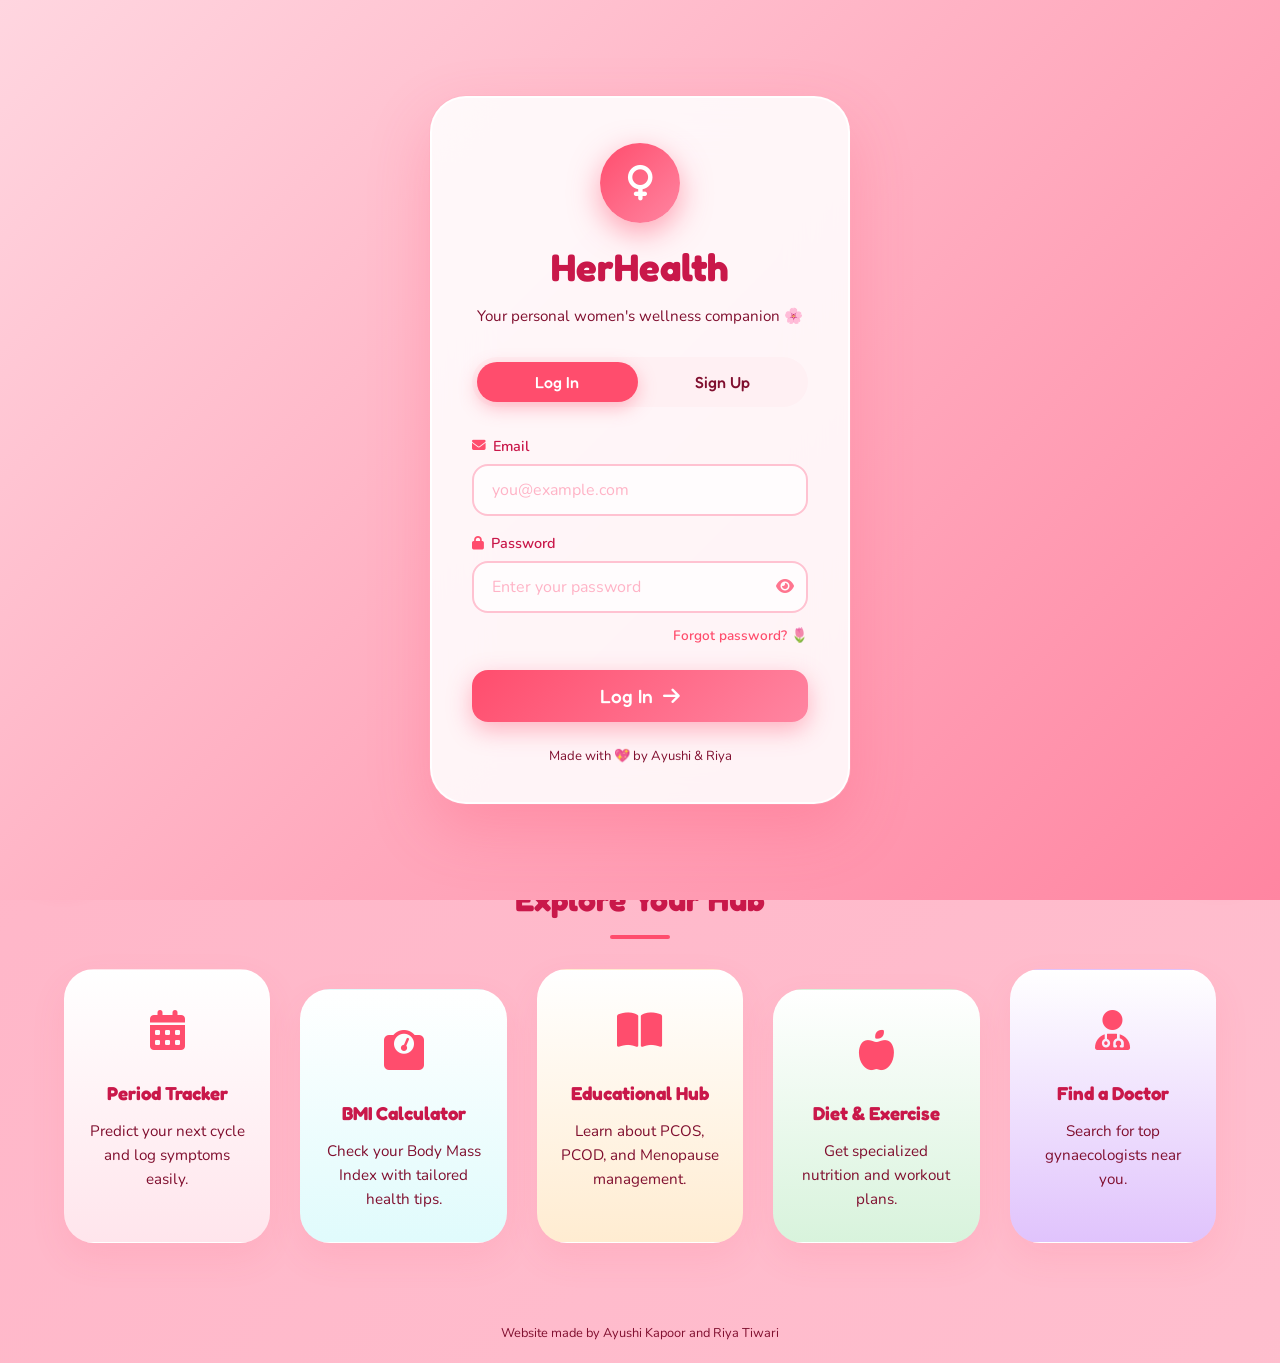
<file: index.html>
<!DOCTYPE html>
<html lang="en">
<head>
    <meta charset="UTF-8">
    <meta name="viewport" content="width=device-width, initial-scale=1.0">
    <title>HerHealth - Women's Health Hub</title>
    <link href="https://fonts.googleapis.com/css2?family=Fredoka:wght@400;500;600;700&family=Nunito:wght@400;600;700;800&display=swap" rel="stylesheet">
    <link rel="stylesheet" href="https://cdnjs.cloudflare.com/ajax/libs/font-awesome/6.4.0/css/all.min.css">
    <link rel="stylesheet" href="style.css">
</head>
<body class="login-active">
    <!-- ===== LOGIN PAGE OVERLAY ===== -->
    <div id="login-overlay" class="login-overlay">
        <!-- Floating hearts background -->
        <div class="login-bg-shapes">
            <span>🌸</span><span>💕</span><span>✨</span><span>🌷</span>
            <span>💖</span><span>🌸</span><span>💗</span><span>✨</span>
            <span>🌺</span><span>💓</span>
        </div>

        <div class="login-card">
            <!-- Logo / Brand -->
            <div class="login-brand">
                <div class="login-logo-circle">
                    <i class="fa-solid fa-venus"></i>
                </div>
                <h1 class="login-title">HerHealth</h1>
                <p class="login-subtitle">Your personal women's wellness companion 🌸</p>
            </div>

            <!-- Tabs: Login / Sign Up -->
            <div class="auth-tabs">
                <button class="auth-tab active" id="tab-login" onclick="switchAuthTab('login')">Log In</button>
                <button class="auth-tab" id="tab-signup" onclick="switchAuthTab('signup')">Sign Up</button>
            </div>

            <!-- LOGIN FORM -->
            <form id="login-form" class="auth-form" onsubmit="handleLogin(event)">
                <div class="login-input-group">
                    <label for="login-email"><i class="fa-solid fa-envelope"></i> Email</label>
                    <input type="email" id="login-email" placeholder="you@example.com" required>
                </div>
                <div class="login-input-group">
                    <label for="login-password"><i class="fa-solid fa-lock"></i> Password</label>
                    <div class="password-wrapper">
                        <input type="password" id="login-password" placeholder="Enter your password" required>
                        <button type="button" class="toggle-pw" onclick="togglePassword('login-password', this)"><i class="fa-solid fa-eye"></i></button>
                    </div>
                </div>
                <p class="forgot-link"><a href="#">Forgot password? 🌷</a></p>
                <button type="submit" class="login-btn">Log In <i class="fa-solid fa-arrow-right"></i></button>
                <div id="login-error" class="auth-error hidden">Hmm, check your email and password! 💕</div>
            </form>

            <!-- SIGN UP FORM -->
            <form id="signup-form" class="auth-form hidden" onsubmit="handleSignUp(event)">
                <div class="login-input-group">
                    <label for="signup-name"><i class="fa-solid fa-user"></i> Name</label>
                    <input type="text" id="signup-name" placeholder="Your lovely name" required>
                </div>
                <div class="login-input-group">
                    <label for="signup-email"><i class="fa-solid fa-envelope"></i> Email</label>
                    <input type="email" id="signup-email" placeholder="you@example.com" required>
                </div>
                <div class="login-input-group">
                    <label for="signup-password"><i class="fa-solid fa-lock"></i> Password</label>
                    <div class="password-wrapper">
                        <input type="password" id="signup-password" placeholder="Create a password" required>
                        <button type="button" class="toggle-pw" onclick="togglePassword('signup-password', this)"><i class="fa-solid fa-eye"></i></button>
                    </div>
                </div>
                <button type="submit" class="login-btn">Create Account <i class="fa-solid fa-sparkles"></i></button>
                <div id="signup-success" class="auth-success hidden">Welcome to HerHealth! 🎉</div>
            </form>

            <p class="login-footer-note">Made with 💖 by Ayushi & Riya</p>
        </div>
    </div>

    <!-- BACKGROUND ANIMATION BUBBLES -->
    <ul class="bg-bubbles">
        <li></li><li></li><li></li><li></li><li></li>
        <li></li><li></li><li></li><li></li><li></li>
    </ul>

    <!-- Navbar -->
    <nav class="navbar">
        <div class="nav-brand">
            <i class="fa-solid fa-venus"></i>
            <span>HerHealth</span>
        </div>
        <div class="nav-links" id="main-nav-links">
            <button class="nav-btn active" data-target="home-view"><i class="fa-solid fa-house"></i> Home</button>
            <button class="nav-btn" data-target="tracker-view"><i class="fa-solid fa-calendar-days"></i> Tracker</button>
            <button class="nav-btn" data-target="bmi-view"><i class="fa-solid fa-weight-scale"></i> BMI</button>
            <button class="nav-btn" data-target="learn-view"><i class="fa-solid fa-book-open"></i> Learn</button>
            <button class="nav-btn" data-target="plans-view"><i class="fa-solid fa-apple-whole"></i> Plans</button>
            <button class="nav-btn" data-target="quizzes-view"><i class="fa-solid fa-clipboard-question"></i> Quizzes</button>
            <button class="nav-btn" data-target="doctors-view"><i class="fa-solid fa-user-doctor"></i> Doctors</button>
            <a href="eat-by-phase.html" class="nav-btn" style="text-decoration:none;"><i class="fa-solid fa-utensils"></i> Diet by Phase</a>
            <a href="shop-for-her.html" class="nav-btn" style="text-decoration:none; color: var(--primary);"><i class="fa-solid fa-gift"></i> Shop</a>
        </div>
        <div class="nav-user-area" id="nav-user-area" style="display:none;">
            <div class="nav-avatar" id="nav-avatar"><i class="fa-solid fa-heart"></i></div>
            <span class="nav-username" id="nav-username">Hello!</span>
            <button class="logout-btn" onclick="handleLogout()"><i class="fa-solid fa-right-from-bracket"></i> Logout</button>
        </div>
        <button class="mobile-menu-btn"><i class="fa-solid fa-bars"></i></button>
    </nav>

    <!-- Main Content -->
    <main class="main-content">
        
        <!-- HOME VIEW -->
        <section id="home-view" class="view active-view fade-in">
            <div class="hero-section">
                <div class="hero-text">
                    <h1>Empowering Women's Health, <span>Every Day.</span></h1>
                    <p>Welcome to HerHealth. Track your cycle, calculate your BMI, learn about your body, and build healthier habits—all in one beautiful, private space.</p>
                    <div style="display: flex; gap: 15px;">
                        <button class="primary-btn" onclick="navigateTo('tracker-view')">Start Tracking</button>
                        <button class="primary-btn outline" onclick="navigateTo('learn-view')">Learn More</button>
                    </div>
                </div>
                <div class="hero-image">
                    <img src="hero-illustration.png" alt="Women's Health Illustration" class="floating-img">
                </div>
            </div>

            <div class="why-section card-panel" style="text-align: center; margin: 60px 0;">
                <h2 class="section-title">Why HerHealth?</h2>
                <p style="font-size: 1.1rem; max-width: 700px; margin: 0 auto; color: var(--text-muted);">
                    Your body goes through amazing changes every month. We built HerHealth to give you the tools and knowledge you need to understand your cycle, manage symptoms, and feel your absolute best. 
                </p>
            </div>

            <h2 class="section-title">Explore Your Hub</h2>
            <div class="features-grid" style="grid-template-columns: repeat(auto-fit, minmax(200px, 1fr)); gap: 30px;">
                <div class="feature-card" onclick="navigateTo('tracker-view')" style="background: linear-gradient(to bottom, #fff, #ffe5ec);">
                    <div class="card-icon"><i class="fa-solid fa-calendar-days"></i></div>
                    <h3>Period Tracker</h3>
                    <p>Predict your next cycle and log symptoms easily.</p>
                </div>
                <div class="feature-card card-stagger" onclick="navigateTo('bmi-view')" style="background: linear-gradient(to bottom, #fff, #e0fbfc);">
                    <div class="card-icon"><i class="fa-solid fa-weight-scale"></i></div>
                    <h3>BMI Calculator</h3>
                    <p>Check your Body Mass Index with tailored health tips.</p>
                </div>
                <div class="feature-card" onclick="navigateTo('learn-view')" style="background: linear-gradient(to bottom, #fff, #ffecd1);">
                    <div class="card-icon"><i class="fa-solid fa-book-open"></i></div>
                    <h3>Educational Hub</h3>
                    <p>Learn about PCOS, PCOD, and Menopause management.</p>
                </div>
                <div class="feature-card card-stagger" onclick="navigateTo('plans-view')" style="background: linear-gradient(to bottom, #fff, #d8f3dc);">
                    <div class="card-icon"><i class="fa-solid fa-apple-whole"></i></div>
                    <h3>Diet & Exercise</h3>
                    <p>Get specialized nutrition and workout plans.</p>
                </div>
                <div class="feature-card" onclick="navigateTo('doctors-view')" style="background: linear-gradient(to bottom, #fff, #e0c3fc);">
                    <div class="card-icon"><i class="fa-solid fa-user-doctor"></i></div>
                    <h3>Find a Doctor</h3>
                    <p>Search for top gynaecologists near you.</p>
                </div>
            </div>
        </section>

        <!-- TRACKER VIEW -->
        <section id="tracker-view" class="view fade-in hidden">
            <h2 class="section-title">Period Tracker</h2>
            <div class="tracker-container card-panel">
                <div class="tracker-info">
                    <h3 id="cycle-status">Your cycle predictions</h3>
                    <p id="last-period-record" class="muted-text hidden">Your last logged period was on: <strong id="last-period-display">--</strong></p>
                    <p id="next-period-text">Log your last period to get started.</p>
                    
                    <div class="log-form">
                        <label for="last-period-date">First day of last period:</label>
                        <input type="date" id="last-period-date">
                        
                        <label for="cycle-length">Average cycle length (days):</label>
                        <input type="number" id="cycle-length" value="28" min="20" max="45">
                        
                        <button class="primary-btn" id="save-period-btn">Save & Calculate</button>
                    </div>
                    
                    <div id="period-reminder" class="reminder-alert hidden">
                        <i class="fa-solid fa-bell"></i>
                        <span id="reminder-message">Your period is coming up soon! 🌸</span>
                    </div>
                </div>
                <div class="tracker-visual">
                    <div class="circle-progress">
                        <span id="days-left-number">--</span>
                        <span class="days-text">Days Left</span>
                    </div>
                </div>
            </div>
        </section>

        <!-- BMI VIEW -->
        <section id="bmi-view" class="view fade-in hidden">
            <h2 class="section-title">BMI Calculator</h2>
            <div class="bmi-container card-panel">
                <div class="bmi-inputs">
                    <div class="input-group">
                        <label>Select Gender:</label>
                        <div class="gender-selection">
                            <label class="gender-btn">
                                <input type="radio" name="gender" value="female" checked>
                                <span><i class="fa-solid fa-venus"></i> Female</span>
                            </label>
                            <label class="gender-btn">
                                <input type="radio" name="gender" value="male">
                                <span><i class="fa-solid fa-mars"></i> Male</span>
                            </label>
                        </div>
                    </div>
                    <div class="input-group">
                        <label>Height (cm): <span id="height-val">160</span></label>
                        <input type="range" id="height-input" min="100" max="220" value="160">
                    </div>
                    <div class="input-group">
                        <label>Weight (kg): <span id="weight-val">60</span></label>
                        <input type="range" id="weight-input" min="30" max="150" value="60">
                    </div>
                    <button class="primary-btn" id="calculate-bmi-btn">Calculate</button>
                </div>
                <div class="bmi-result-box hidden" id="bmi-result-box">
                    <h3 id="bmi-score">23.4</h3>
                    <h4 id="bmi-category" class="normal-weight">Normal Weight</h4>
                    <p id="bmi-tips">You are in a healthy weight range. Keep up the good work!</p>
                    <div id="bmi-diet-chart" class="diet-chart-container">
                        <!-- Diet chart injected via JS -->
                    </div>
                </div>
            </div>
        </section>

        <!-- LEARN VIEW -->
        <section id="learn-view" class="view fade-in hidden">
            <h2 class="section-title">Educational Hub</h2>
            <div class="learn-tabs">
                <button class="tab-btn active" data-tab="cycle">The Menstrual Cycle</button>
                <button class="tab-btn" data-tab="pcos">PCOS & PCOD</button>
                <button class="tab-btn" data-tab="menopause">Menopause</button>
                <button class="tab-btn" data-tab="endo">Endometriosis</button>
                <button class="tab-btn" data-tab="breast">Breast Health</button>
                <button class="tab-btn" data-tab="facts">Period Facts</button>

            </div>
            
            <div class="tab-content active" id="tab-cycle">
                <div class="article-card card-panel">
                    <h3 style="text-align: center;">The 4 Phases of the Menstrual Cycle</h3>
                    <p style="text-align: center; margin-bottom: 40px;">The menstrual cycle is a complex, delicate interplay of hormones designed to prepare the body for pregnancy. A typical cycle lasts 28 days but can range from 21 to 35 days.</p>
                    
                    <!-- VISUAL CYCLE DIAGRAM -->
                    <div class="cycle-wrapper">
                        <div class="cycle-center">
                            <span>28<br>Days</span>
                        </div>
                        <div class="cycle-node node-menstrual">
                            <i class="fa-solid fa-droplet"></i>
                            <span class="node-tooltip">Menstrual Phase (Days 1-5)<br>Estrogen & Progesterone drop. Uterine lining sheds.</span>
                        </div>
                        <div class="cycle-node node-follicular">
                            <i class="fa-solid fa-leaf"></i>
                            <span class="node-tooltip">Follicular Phase (Days 1-13)<br>FSH stimulates follicles. Estrogen rises. Energy increases.</span>
                        </div>
                        <div class="cycle-node node-ovulation">
                            <i class="fa-solid fa-certificate"></i>
                            <span class="node-tooltip">Ovulation (Day 14)<br>LH surge. Mature egg released. Most fertile window.</span>
                        </div>
                        <div class="cycle-node node-luteal">
                            <i class="fa-solid fa-moon"></i>
                            <span class="node-tooltip">Luteal Phase (Days 15-28)<br>Progesterone rises to thicken lining. PMS symptoms may occur.</span>
                        </div>
                    </div>
                    
                    <div class="phases-text-grid">
                        <div class="phase-detail">
                            <h4 style="color: #ff4d6d;"><i class="fa-solid fa-droplet"></i> 1. Menstrual Phase (Days 1-5)</h4>
                            <p>This is when your period occurs. The thickened uterine lining sheds if pregnancy has not occurred. Estrogen and progesterone levels drop. You might feel fatigued and experience cramps.</p>
                        </div>
                        <div class="phase-detail">
                            <h4 style="color: #4CAF50;"><i class="fa-solid fa-leaf"></i> 2. Follicular Phase (Days 1-13)</h4>
                            <p>Overlapping with your period, the pituitary gland releases FSH. This stimulates ovaries to produce follicles. Estrogen rises, which thickens the uterine lining. You usually feel more energetic.</p>
                        </div>
                        <div class="phase-detail">
                            <h4 style="color: #FF9800;"><i class="fa-solid fa-certificate"></i> 3. Ovulation Phase (Day 14)</h4>
                            <p>A surge in Luteinizing Hormone (LH) causes the dominant follicle to release a mature egg. This is your most fertile window. You may notice a slight rise in basal body temperature.</p>
                        </div>
                        <div class="phase-detail">
                            <h4 style="color: #9C27B0;"><i class="fa-solid fa-moon"></i> 4. Luteal Phase (Days 15-28)</h4>
                            <p>After releasing the egg, the follicle becomes the <em>corpus luteum</em>, pumping out progesterone. If unfertilized, hormones plunge, causing PMS symptoms, and a new cycle begins.</p>
                        </div>
                    </div>
                </div>
            </div>

            <div class="tab-content hidden" id="tab-facts">
                <div class="article-card card-panel">
                    <h3>Did You Know? Fascinating Period Facts</h3>
                    <ul style="line-height: 1.8;">
                        <li><strong>You don't lose as much blood as you think:</strong> The average blood loss during a period is only about 2 to 3 tablespoons (30-40ml), though it can look like more!</li>
                        <li><strong>Periods can affect your voice:</strong> Hormonal shifts can slightly alter the vocal cords. Female singers sometimes notice less vocal control in the days right before menstruation.</li>
                        <li><strong>Synchronized cycles are a myth:</strong> The idea that women living together get their periods at the same time (the McClintock effect) has been debunked by modern research. It's just statistical overlap!</li>
                        <li><strong>Cold weather can make it worse:</strong> Winter months can lead to longer, heavier, and more painful periods due to less sunlight and lower vitamin D levels, which affects mood and hormones.</li>
                        <li><strong>You are born with all your eggs:</strong> A female fetus has around 6 to 7 million eggs. By puberty, about 300,000 remain, and only about 300 to 400 are ever ovulated during a lifetime.</li>
                    </ul>
                </div>
            </div>

            <div class="tab-content hidden" id="tab-pcos">
                <div class="article-card card-panel">
                    <h3>Understanding PCOS and PCOD</h3>
                    <p><strong>Polycystic Ovary Syndrome (PCOS)</strong> is an endocrine and metabolic disorder that is more severe. <strong>Polycystic Ovarian Disease (PCOD)</strong> is a condition where ovaries produce many immature eggs which turn into cysts over time.</p>
                    <h4 style="color:var(--primary); margin-top:20px;">Detailed Symptoms:</h4>
                    <ul>
                        <li>Irregular or completely absent periods</li>
                        <li>Unexplained weight gain or difficulty losing weight</li>
                        <li>Hirsutism (excess facial and body hair)</li>
                        <li>Severe hormonal acne or oily skin</li>
                        <li>Thinning hair on the scalp</li>
                        <li>Insulin resistance (darkening of skin around the neck)</li>
                    </ul>
                    <h4 style="color:var(--primary); margin-top:20px;">Long-Term Risks & Management:</h4>
                    <p>If left unmanaged, PCOS can lead to type 2 diabetes, high blood pressure, and endometrial cancer. However, it is highly manageable. Key strategies include maintaining a low-glycemic diet, engaging in regular resistance training, and managing stress. Supplements like Myo-inositol are often recommended by doctors.</p>
                </div>
            </div>

            <div class="tab-content hidden" id="tab-menopause">
                <div class="article-card card-panel">
                    <h3>Navigating Menopause</h3>
                    <p>Menopause is a natural biological milestone marking the permanent end of menstrual cycles, officially diagnosed after 12 consecutive months without a period. It usually occurs between ages 45 and 55.</p>
                    <h4 style="color:var(--primary); margin-top:20px;">The Three Stages:</h4>
                    <ul>
                        <li><strong>Perimenopause:</strong> The transition phase leading up to menopause. It can start 8 to 10 years before menopause. Hormones fluctuate wildly, causing irregular periods.</li>
                        <li><strong>Menopause:</strong> The exact point in time when you have gone a full year without a period.</li>
                        <li><strong>Postmenopause:</strong> The years following menopause. Symptoms may ease, but lower estrogen increases the risk for osteoporosis and heart disease.</li>
                    </ul>
                    <h4 style="color:var(--primary); margin-top:20px;">Management Tips:</h4>
                    <p>Staying active with weight-bearing exercises protects bone density. Eating a diet rich in calcium and vitamin D is crucial. Dressing in breathable layers helps manage hot flashes. Hormone Replacement Therapy (HRT) may be an option for severe symptoms, but requires a doctor's consultation.</p>
                </div>
            </div>

            <div class="tab-content hidden" id="tab-endo">
                <div class="article-card card-panel">
                    <h3>Endometriosis & Uterine Fibroids</h3>
                    <p><strong>Endometriosis</strong> is a condition where tissue similar to the lining of the uterus grows outside it, causing severe pain and potential fertility issues. <strong>Uterine Fibroids</strong> are noncancerous growths of the uterus that often appear during childbearing years.</p>
                    <h4 style="color:var(--primary); margin-top:20px;">Common Symptoms:</h4>
                    <ul>
                        <li>Painful periods (dysmenorrhea) and pelvic pain</li>
                        <li>Pain during or after intercourse</li>
                        <li>Pain with bowel movements or urination</li>
                        <li>Excessive bleeding or bleeding between periods</li>
                        <li>Infertility in some cases of endometriosis</li>
                    </ul>
                    <h4 style="color:var(--primary); margin-top:20px;">When to See a Doctor:</h4>
                    <p>If you experience pelvic pain that interferes with your daily life, or if your periods have become significantly heavier or more painful, consult a gynaecologist. Early diagnosis is key to managing symptoms and preventing complications.</p>
                </div>
            </div>

            <div class="tab-content hidden" id="tab-breast">
                <div class="article-card card-panel">
                    <h3>Breast Health & Awareness</h3>
                    <p>Breast health is a vital part of overall wellness. Being "breast aware" means knowing how your breasts normally look and feel so you can notice any changes early.</p>
                    <h4 style="color:var(--primary); margin-top:20px;">Self-Examination Tips (Monthly):</h4>
                    <ul>
                        <li><strong>Look:</strong> In front of a mirror, check for changes in size, shape, or skin texture.</li>
                        <li><strong>Feel:</strong> Use the pads of your fingers in a circular motion to check for lumps or thickening.</li>
                        <li><strong>Coverage:</strong> Ensure you check the entire breast area, including up to the collarbone and into the armpits.</li>
                    </ul>
                    <h4 style="color:var(--primary); margin-top:20px;">Warning Signs:</h4>
                    <p>Look out for new lumps, persistent pain, skin dimpling (like an orange peel), nipple discharge, or changes in the nipple (like pulling inward). Most lumps are not cancerous, but all should be checked by a professional immediately.</p>
                </div>
            </div>
        </section>

        <!-- PLANS VIEW -->
        <section id="plans-view" class="view fade-in hidden">
            <h2 class="section-title">Diet & Exercise Plans</h2>
            <div class="plans-grid">
                <div class="plan-card card-panel">
                    <div class="plan-img-wrapper">
                        <img src="diet-plan.png" alt="Healthy Diet" class="plan-img zoom-hover">
                    </div>
                    <div class="plan-header bg-gradient-1">
                        <h3>Hormone Balance Diet</h3>
                    </div>
                    <div class="plan-body">
                        <ul class="meal-plan-list">
                            <li>
                                <strong>Monday</strong>
                                <div class="meal-details">
                                    <p><span>Breakfast:</span> Poha & Moong Dal Chilla</p>
                                    <p><span>Lunch:</span> Dal Tadka, Mixed Sabzi, 1 Roti</p>
                                    <p><span>Snacks:</span> Roasted Makhana</p>
                                    <p><span>Dinner:</span> Light Veg Soup & Salad</p>
                                </div>
                            </li>
                            <li>
                                <strong>Tuesday</strong>
                                <div class="meal-details">
                                    <p><span>Breakfast:</span> Oats Idli & Coconut Chutney</p>
                                    <p><span>Lunch:</span> Paneer Tikka & Green Salad</p>
                                    <p><span>Snacks:</span> Green Tea & Almonds</p>
                                    <p><span>Dinner:</span> Sautéed Veggies & Grilled Tofu</p>
                                </div>
                            </li>
                            <li>
                                <strong>Wednesday</strong>
                                <div class="meal-details">
                                    <p><span>Breakfast:</span> Besan Chilla & Mint Chutney</p>
                                    <p><span>Lunch:</span> Rajma, 1 Roti, Cucumber Salad</p>
                                    <p><span>Snacks:</span> 1 Apple & Peanut Butter</p>
                                    <p><span>Dinner:</span> Bottle Gourd (Lauki) & 1 Roti</p>
                                </div>
                            </li>
                            <li>
                                <strong>Thursday</strong>
                                <div class="meal-details">
                                    <p><span>Breakfast:</span> Curd with Mixed Fruits</p>
                                    <p><span>Lunch:</span> Soya Chunk Curry & Brown Rice</p>
                                    <p><span>Snacks:</span> Roasted Chana</p>
                                    <p><span>Dinner:</span> Mixed Dal & Stir-fried Spinach</p>
                                </div>
                            </li>
                            <li>
                                <strong>Friday</strong>
                                <div class="meal-details">
                                    <p><span>Breakfast:</span> Upma with Mixed Veggies</p>
                                    <p><span>Lunch:</span> Chicken/Paneer Stir-fry</p>
                                    <p><span>Snacks:</span> Coconut Water</p>
                                    <p><span>Dinner:</span> Masala Oats</p>
                                </div>
                            </li>
                            <li>
                                <strong>Saturday</strong>
                                <div class="meal-details">
                                    <p><span>Breakfast:</span> Egg/Paneer Bhurji & Multigrain Roti</p>
                                    <p><span>Lunch:</span> Mixed Veg Pulao with Raita</p>
                                    <p><span>Snacks:</span> Boiled Sweet Potato Chaat</p>
                                    <p><span>Dinner:</span> Light Moong Dal & 1 Roti</p>
                                </div>
                            </li>
                            <li>
                                <strong>Sunday</strong>
                                <div class="meal-details">
                                    <p><span>All Day:</span> 🍩 Cheat Day! Enjoy your favorite treats mindfully.</p>
                                </div>
                            </li>
                        </ul>
                    </div>
                </div>
                <div class="plan-card card-panel">
                    <div class="plan-img-wrapper">
                        <img src="yoga-fitness.png" alt="Yoga Fitness" class="plan-img zoom-hover">
                    </div>
                    <div class="plan-header bg-gradient-2">
                        <h3>PCOS Friendly Workout</h3>
                    </div>
                    <div class="plan-body">
                        <ul>
                            <li><strong>Monday:</strong> 30 mins Low-impact Strength Training</li>
                            <li><strong>Tuesday:</strong> 45 mins Brisk Walking</li>
                            <li><strong>Wednesday:</strong> 40 mins Pilates (Core Focus)</li>
                            <li><strong>Thursday:</strong> Active Rest (Stretching / Light Yoga)</li>
                            <li><strong>Friday:</strong> 30 mins Full Body Resistance Bands</li>
                            <li><strong>Saturday:</strong> 45 mins Cycling or Swimming</li>
                            <li><strong>Sunday:</strong> 🛌 Rest Day (Cheat Day)</li>
                        </ul>
                    </div>
                </div>
            </div>
        </section>

        <!-- QUIZZES VIEW -->
        <section id="quizzes-view" class="view fade-in hidden">
            <h2 class="section-title">Health Quizzes</h2>
            <div class="quiz-container card-panel" id="quiz-start">
                <h3>Do You Know Your Cycle?</h3>
                <p>Test your knowledge about women's health and the menstrual cycle.</p>
                <button class="primary-btn" id="start-quiz-btn">Start Quiz</button>
            </div>
            
            <div class="quiz-container card-panel hidden" id="quiz-active">
                <h4 id="question-text">Question 1/3</h4>
                <div class="quiz-options" id="quiz-options">
                    <!-- Buttons injected via JS -->
                </div>
            </div>
            
            <div class="quiz-container card-panel hidden" id="quiz-result">
                <h3>Quiz Complete!</h3>
                <p>You scored <span id="quiz-score">0</span> out of 3.</p>
                <button class="primary-btn outline" id="restart-quiz-btn">Restart Quiz</button>
            </div>
        </section>

        <!-- DOCTORS VIEW -->
        <section id="doctors-view" class="view fade-in hidden">
            <h2 class="section-title">Find a Gynaecologist</h2>
            <div class="doctor-search-container card-panel">
                <p style="text-align: center; margin-bottom: 20px;">Enter your city to find top-rated gynaecologists near you.</p>
                <div class="search-bar">
                    <i class="fa-solid fa-location-dot"></i>
                    <input type="text" id="location-input" placeholder="e.g. Delhi, Mumbai, Bangalore...">
                    <button class="primary-btn" id="search-doctor-btn">Search</button>
                </div>
            </div>
            
            <div id="doctor-results" class="doctor-grid hidden" style="margin-bottom: 40px;">
                <!-- Doctor cards will be injected here via JS -->
            </div>

            <div id="featured-doctors">
                <h3 style="text-align: center; margin: 40px 0 20px; color: var(--primary-dark);">Top Featured Gynaecologists</h3>
                <div class="doctor-grid">
                    <div class="doctor-card">
                        <div class="doctor-header">
                            <div class="doc-avatar"><i class="fa-solid fa-user-doctor"></i></div>
                            <div>
                                <h3>Dr. Anjali Sharma</h3>
                                <p style="color:var(--primary-dark); font-size:0.85rem; margin-top:2px;"><strong>Experience:</strong> 15 Years</p>
                            </div>
                        </div>
                        <p><i class="fa-solid fa-location-dot"></i> Connaught Place, New Delhi</p>
                        <p><i class="fa-solid fa-phone"></i> +91 98765 43210</p>
                    </div>
                    <div class="doctor-card">
                        <div class="doctor-header">
                            <div class="doc-avatar"><i class="fa-solid fa-user-doctor"></i></div>
                            <div>
                                <h3>Dr. Sneha Patil</h3>
                                <p style="color:var(--primary-dark); font-size:0.85rem; margin-top:2px;"><strong>Experience:</strong> 12 Years</p>
                            </div>
                        </div>
                        <p><i class="fa-solid fa-location-dot"></i> Bandra West, Mumbai</p>
                        <p><i class="fa-solid fa-phone"></i> +91 91234 56789</p>
                    </div>
                    <div class="doctor-card">
                        <div class="doctor-header">
                            <div class="doc-avatar"><i class="fa-solid fa-user-doctor"></i></div>
                            <div>
                                <h3>Dr. Priya Reddy</h3>
                                <p style="color:var(--primary-dark); font-size:0.85rem; margin-top:2px;"><strong>Experience:</strong> 8 Years</p>
                            </div>
                        </div>
                        <p><i class="fa-solid fa-location-dot"></i> Indiranagar, Bangalore</p>
                        <p><i class="fa-solid fa-phone"></i> +91 98888 77777</p>
                    </div>
                    <div class="doctor-card">
                        <div class="doctor-header">
                            <div class="doc-avatar"><i class="fa-solid fa-user-doctor"></i></div>
                            <div>
                                <h3>Dr. Meena Iyer</h3>
                                <p style="color:var(--primary-dark); font-size:0.85rem; margin-top:2px;"><strong>Experience:</strong> 25 Years</p>
                            </div>
                        </div>
                        <p><i class="fa-solid fa-location-dot"></i> Adyar, Chennai</p>
                        <p><i class="fa-solid fa-phone"></i> +91 94444 33333</p>
                    </div>
                    <div class="doctor-card">
                        <div class="doctor-header">
                            <div class="doc-avatar"><i class="fa-solid fa-user-doctor"></i></div>
                            <div>
                                <h3>Dr. Suman Rao</h3>
                                <p style="color:var(--primary-dark); font-size:0.85rem; margin-top:2px;"><strong>Experience:</strong> 18 Years</p>
                            </div>
                        </div>
                        <p><i class="fa-solid fa-location-dot"></i> Banjara Hills, Hyderabad</p>
                        <p><i class="fa-solid fa-phone"></i> +91 93333 22222</p>
                    </div>
                </div>
            </div>
        </section>



    </main>

    <footer class="site-footer">
        Website made by Ayushi Kapoor and Riya Tiwari
    </footer>

    <!-- FLOATING ACTION BUTTONS -->
    <div class="fab-container">
        <button class="fab-main" onclick="window.scrollTo({top: 0, behavior: 'smooth'});"><i class="fa-solid fa-arrow-up"></i></button>
        <div class="fab-options">
            <button class="fab-btn" onclick="navigateTo('tracker-view')" data-tooltip="Log Period"><i class="fa-solid fa-droplet"></i></button>
            <button class="fab-btn" onclick="navigateTo('bmi-view')" data-tooltip="Calculate BMI"><i class="fa-solid fa-weight-scale"></i></button>
            <button class="fab-btn" onclick="navigateTo('quizzes-view')" data-tooltip="Take Quiz"><i class="fa-solid fa-clipboard-question"></i></button>
        </div>
    </div>

    <!-- ===== CHATBOT WIDGET ===== -->
    <div id="chatbot-widget" class="chatbot-widget">
        <!-- Toggle button -->
        <button class="chatbot-toggle" id="chatbot-toggle-btn" onclick="toggleChatbot()" aria-label="Open chat">
            <img src="chatbot-avatar.png" alt="HerBot" class="chatbot-toggle-img">
            <span class="chatbot-badge" id="chatbot-badge">1</span>
        </button>

        <!-- Chat window -->
        <div class="chatbot-window" id="chatbot-window">
            <div class="chatbot-header">
                <div class="chatbot-header-left">
                    <img src="chatbot-avatar.png" alt="HerBot" class="chatbot-header-img">
                    <div>
                        <h4>HerBot 💖</h4>
                        <span class="chatbot-online">● Online</span>
                    </div>
                </div>
                <button class="chatbot-close-btn" onclick="toggleChatbot()"><i class="fa-solid fa-xmark"></i></button>
            </div>

            <div class="chatbot-messages" id="chatbot-messages">
                <!-- Messages injected by JS -->
            </div>

            <div class="chatbot-suggestions" id="chatbot-suggestions">
                <!-- Quick-reply chips injected by JS -->
            </div>

            <div class="chatbot-input-row">
                <input type="text" id="chatbot-input" placeholder="Ask me anything 🌸" onkeydown="if(event.key==='Enter')sendChatMessage()">
                <button class="chatbot-send-btn" onclick="sendChatMessage()"><i class="fa-solid fa-paper-plane"></i></button>
            </div>
        </div>
    </div>

    <script src="app.js"></script>
</body>
</html>
</file>
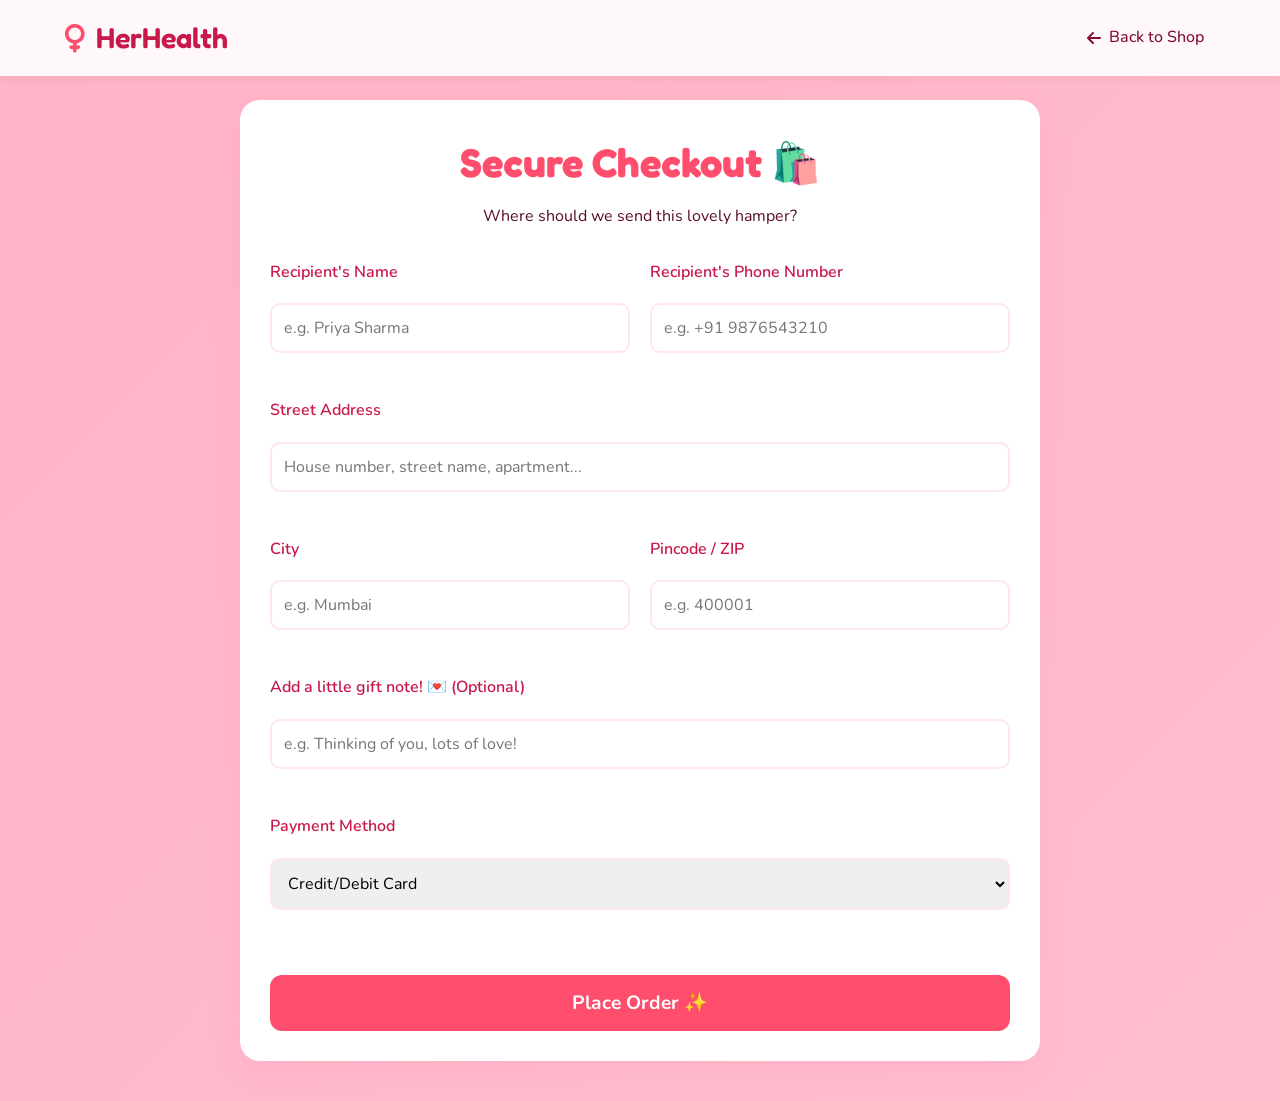
<file: checkout.html>
<!DOCTYPE html>
<html lang="en">
<head>
    <meta charset="UTF-8">
    <meta name="viewport" content="width=device-width, initial-scale=1.0">
    <title>Checkout - HerHealth</title>
    <link href="https://fonts.googleapis.com/css2?family=Fredoka:wght@400;500;600;700&family=Nunito:wght@400;600;700;800&display=swap" rel="stylesheet">
    <link rel="stylesheet" href="https://cdnjs.cloudflare.com/ajax/libs/font-awesome/6.4.0/css/all.min.css">
    <link rel="stylesheet" href="style.css">
    <style>
        .checkout-container {
            max-width: 800px;
            margin: 100px auto 40px;
            padding: 30px;
            background: white;
            border-radius: 20px;
            box-shadow: 0 10px 30px rgba(255, 107, 158, 0.1);
            position: relative;
        }
        .checkout-header {
            text-align: center;
            margin-bottom: 30px;
        }
        .checkout-header h1 {
            font-size: 2.5rem;
            color: var(--primary);
            font-family: 'Fredoka', sans-serif;
            margin-bottom: 10px;
        }
        .checkout-form {
            display: grid;
            gap: 20px;
        }
        .input-group {
            display: flex;
            flex-direction: column;
            gap: 8px;
        }
        .input-group label {
            font-weight: 600;
            color: var(--primary-dark);
        }
        .input-group input, .input-group select {
            padding: 12px;
            border: 2px solid #ffe5ec;
            border-radius: 10px;
            font-family: 'Nunito', sans-serif;
            font-size: 1rem;
            outline: none;
            transition: border-color 0.3s;
        }
        .input-group input:focus, .input-group select:focus {
            border-color: var(--primary);
        }
        .row {
            display: grid;
            grid-template-columns: 1fr 1fr;
            gap: 20px;
        }
        .place-order-btn {
            background: var(--primary);
            color: white;
            border: none;
            padding: 15px;
            border-radius: 12px;
            font-family: 'Nunito', sans-serif;
            font-weight: 700;
            font-size: 1.2rem;
            cursor: pointer;
            transition: all 0.3s ease;
            margin-top: 20px;
        }
        .place-order-btn:hover {
            background: var(--primary-dark);
            transform: translateY(-2px);
            box-shadow: 0 5px 15px rgba(255, 107, 158, 0.4);
        }

        /* Success Modal */
        .success-overlay {
            position: fixed;
            top: 0;
            left: 0;
            width: 100%;
            height: 100%;
            background: rgba(0,0,0,0.5);
            display: flex;
            justify-content: center;
            align-items: center;
            z-index: 1000;
            opacity: 0;
            visibility: hidden;
            transition: all 0.3s ease;
        }
        .success-overlay.show {
            opacity: 1;
            visibility: visible;
        }
        .success-modal {
            background: white;
            padding: 40px;
            border-radius: 20px;
            text-align: center;
            max-width: 400px;
            transform: scale(0.8);
            transition: all 0.3s ease;
            box-shadow: 0 20px 40px rgba(0,0,0,0.2);
        }
        .success-overlay.show .success-modal {
            transform: scale(1);
        }
        .success-icon {
            font-size: 4rem;
            color: #4CAF50;
            margin-bottom: 20px;
            animation: bounceIn 0.8s cubic-bezier(0.68, -0.55, 0.265, 1.55);
        }
        @keyframes bounceIn {
            0% { transform: scale(0); }
            50% { transform: scale(1.2); }
            100% { transform: scale(1); }
        }
        .success-modal h2 {
            color: var(--primary-dark);
            font-family: 'Fredoka', sans-serif;
            margin-bottom: 10px;
        }
        .success-modal p {
            color: var(--text-muted);
            margin-bottom: 25px;
        }
        .back-btn {
            background: #ffe5ec;
            color: var(--primary-dark);
            border: none;
            padding: 10px 20px;
            border-radius: 8px;
            font-weight: 700;
            cursor: pointer;
            text-decoration: none;
            display: inline-block;
            transition: background 0.3s;
        }
        .back-btn:hover {
            background: #ffc2d1;
        }
        
        @media (max-width: 600px) {
            .row {
                grid-template-columns: 1fr;
            }
        }
    </style>
</head>
<body>
    <nav class="navbar">
        <div class="nav-brand" onclick="window.location.href='index.html'" style="cursor:pointer;">
            <i class="fa-solid fa-venus"></i>
            <span>HerHealth</span>
        </div>
        <div class="nav-links">
            <a href="shop-for-her.html" class="nav-btn" style="text-decoration:none;"><i class="fa-solid fa-arrow-left"></i> Back to Shop</a>
        </div>
    </nav>

    <div class="checkout-container fade-in">
        <div class="checkout-header">
            <h1>Secure Checkout 🛍️</h1>
            <p>Where should we send this lovely hamper?</p>
        </div>

        <form class="checkout-form" id="checkout-form" onsubmit="handleCheckout(event)">
            <div class="row">
                <div class="input-group">
                    <label>Recipient's Name</label>
                    <input type="text" placeholder="e.g. Priya Sharma" required>
                </div>
                <div class="input-group">
                    <label>Recipient's Phone Number</label>
                    <input type="tel" placeholder="e.g. +91 9876543210" required>
                </div>
            </div>

            <div class="input-group">
                <label>Street Address</label>
                <input type="text" placeholder="House number, street name, apartment..." required>
            </div>

            <div class="row">
                <div class="input-group">
                    <label>City</label>
                    <input type="text" placeholder="e.g. Mumbai" required>
                </div>
                <div class="input-group">
                    <label>Pincode / ZIP</label>
                    <input type="text" placeholder="e.g. 400001" required>
                </div>
            </div>

            <div class="input-group">
                <label>Add a little gift note! 💌 (Optional)</label>
                <input type="text" placeholder="e.g. Thinking of you, lots of love!">
            </div>

            <div class="input-group">
                <label>Payment Method</label>
                <select>
                    <option>Credit/Debit Card</option>
                    <option>UPI / Google Pay</option>
                    <option>Cash on Delivery</option>
                </select>
            </div>

            <button type="submit" class="place-order-btn">Place Order ✨</button>
        </form>
    </div>

    <!-- Success Modal -->
    <div class="success-overlay" id="success-overlay">
        <div class="success-modal">
            <div class="success-icon"><i class="fa-solid fa-circle-check"></i></div>
            <h2>Order Placed! 🎉</h2>
            <p>Your beautiful hamper is on its way. We'll send you a tracking link shortly.</p>
            <a href="shop-for-her.html" class="back-btn">Keep Shopping</a>
        </div>
    </div>

    <!-- Floating hearts animation script -->
    <script>
        function handleCheckout(e) {
            e.preventDefault();
            // Show the success modal
            document.getElementById('success-overlay').classList.add('show');
            
            // Generate some floating hearts
            for(let i=0; i<15; i++) {
                createHeart();
            }
        }

        function createHeart() {
            const heart = document.createElement('div');
            heart.innerHTML = '💖';
            heart.style.position = 'fixed';
            heart.style.fontSize = Math.random() * 20 + 10 + 'px';
            heart.style.left = Math.random() * 100 + 'vw';
            heart.style.top = '100vh';
            heart.style.zIndex = '9999';
            heart.style.transition = 'transform 3s ease-out, top 3s ease-out, opacity 3s';
            heart.style.opacity = '1';
            
            document.body.appendChild(heart);
            
            setTimeout(() => {
                heart.style.top = '-10vh';
                heart.style.transform = `translateX(${Math.random() * 100 - 50}px) rotate(${Math.random() * 360}deg)`;
                heart.style.opacity = '0';
            }, 50);
            
            setTimeout(() => {
                heart.remove();
            }, 3000);
        }
    </script>
</body>
</html>
</file>
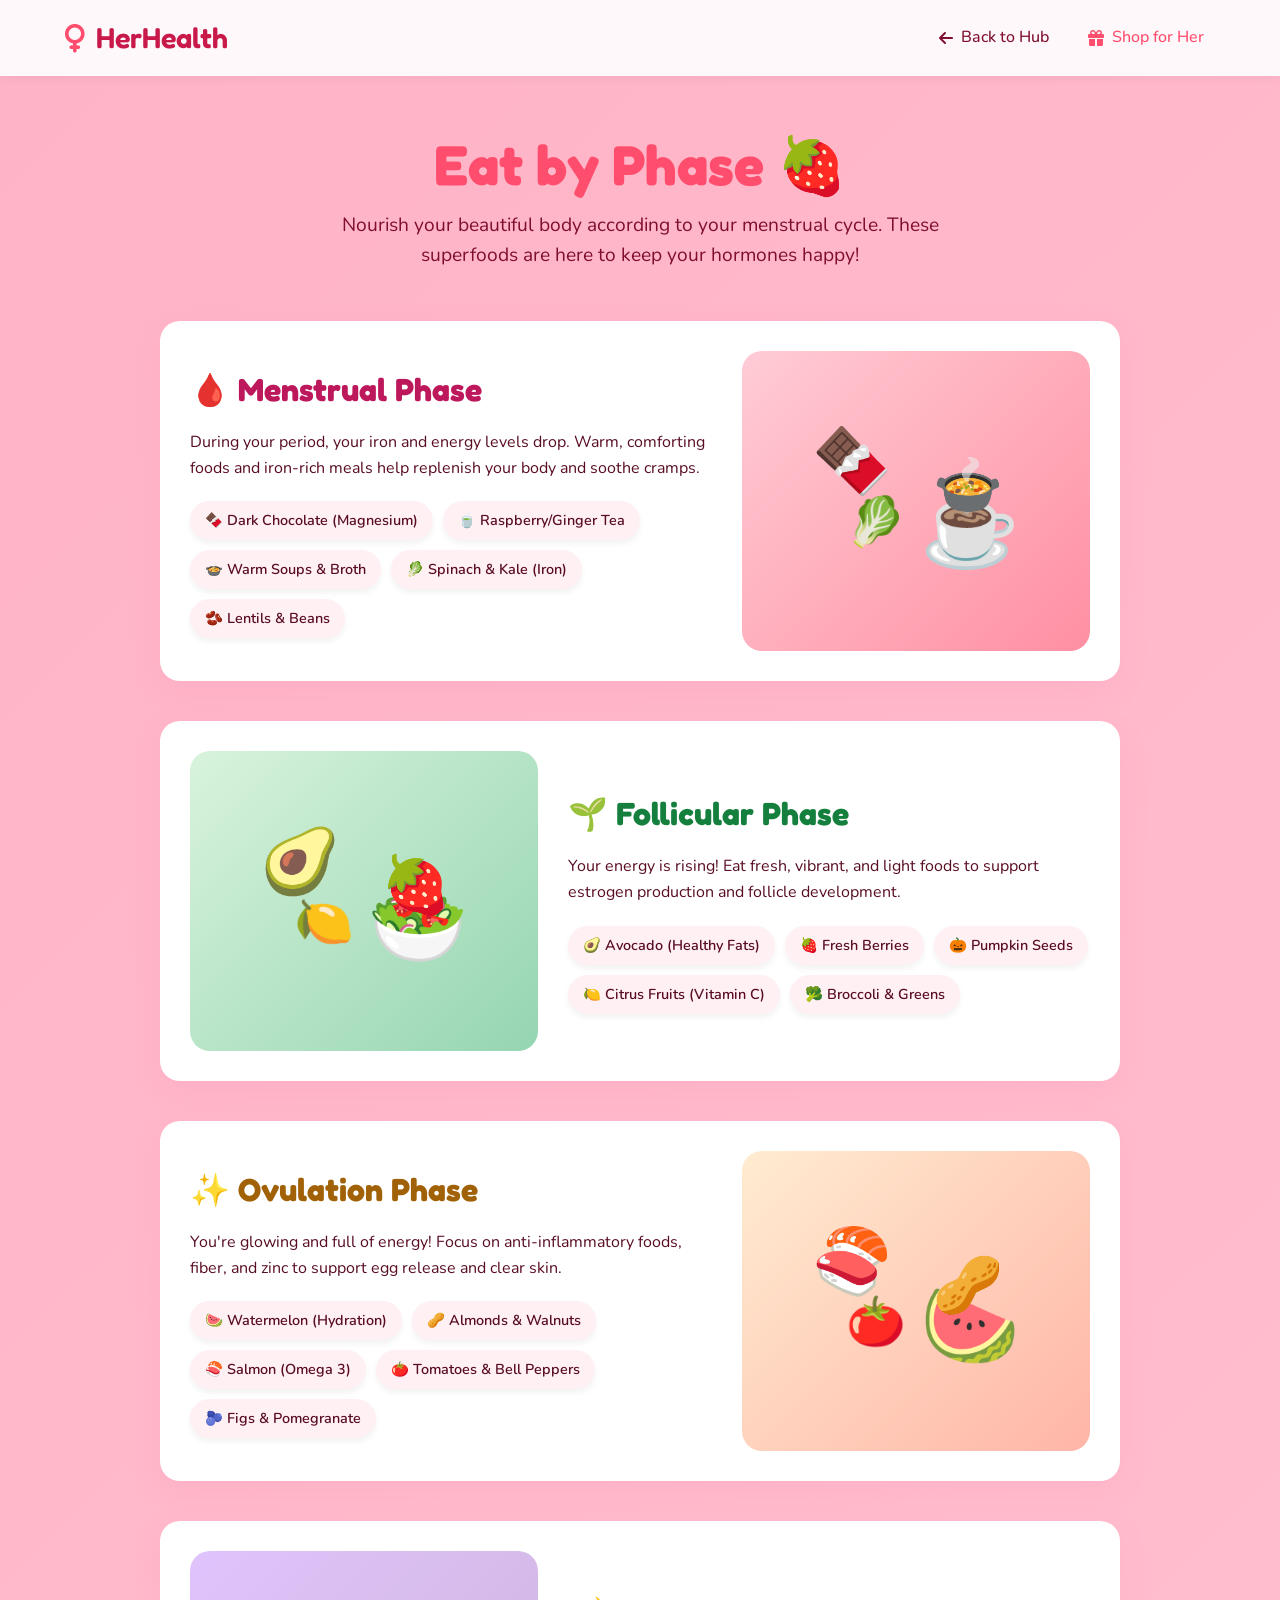
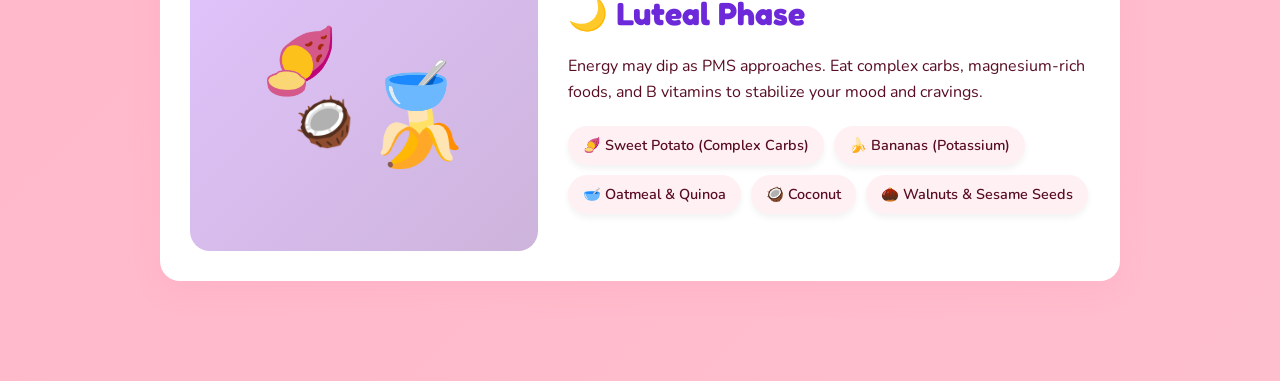
<file: eat-by-phase.html>
<!DOCTYPE html>
<html lang="en">
<head>
    <meta charset="UTF-8">
    <meta name="viewport" content="width=device-width, initial-scale=1.0">
    <title>Eat by Phase - HerHealth</title>
    <link href="https://fonts.googleapis.com/css2?family=Fredoka:wght@400;500;600;700&family=Nunito:wght@400;600;700;800&display=swap" rel="stylesheet">
    <link rel="stylesheet" href="https://cdnjs.cloudflare.com/ajax/libs/font-awesome/6.4.0/css/all.min.css">
    <link rel="stylesheet" href="style.css">
    <style>
        .phase-container {
            max-width: 1000px;
            margin: 100px auto 40px;
            padding: 20px;
        }
        .phase-card {
            background: white;
            border-radius: 20px;
            padding: 30px;
            margin-bottom: 40px;
            box-shadow: 0 10px 30px rgba(255, 107, 158, 0.1);
            display: flex;
            align-items: center;
            gap: 30px;
            transition: transform 0.3s ease;
            position: relative;
            overflow: hidden;
        }
        .phase-card:hover {
            transform: translateY(-5px);
        }
        .phase-card:nth-child(even) {
            flex-direction: row-reverse;
        }
        .phase-img-box {
            flex: 1;
            min-width: 300px;
            height: 300px;
            border-radius: 20px;
            display: flex;
            justify-content: center;
            align-items: center;
            position: relative;
        }
        .phase-content {
            flex: 1.5;
        }
        .phase-title {
            font-size: 2rem;
            color: var(--primary-dark);
            margin-bottom: 15px;
            font-family: 'Fredoka', sans-serif;
        }
        .food-tags {
            display: flex;
            flex-wrap: wrap;
            gap: 10px;
            margin-top: 20px;
        }
        .food-tag {
            background: var(--bg-color);
            color: var(--text-color);
            padding: 8px 15px;
            border-radius: 20px;
            font-weight: 600;
            font-size: 0.9rem;
            display: flex;
            align-items: center;
            gap: 5px;
            box-shadow: 0 4px 6px rgba(0,0,0,0.05);
            animation: floatTag 3s ease-in-out infinite alternate;
        }
        @keyframes floatTag {
            0% { transform: translateY(0); }
            100% { transform: translateY(-5px); }
        }
        .emoji-art {
            position: absolute;
            animation: bounceEmoji 2s infinite alternate;
        }
        .emoji-art.e1 { top: 20%; left: 20%; animation-delay: 0s; font-size: 4rem;}
        .emoji-art.e2 { bottom: 20%; right: 20%; animation-delay: 0.5s; font-size: 5rem;}
        .emoji-art.e3 { top: 30%; right: 25%; animation-delay: 1s; font-size: 3.5rem;}
        .emoji-art.e4 { bottom: 30%; left: 30%; animation-delay: 1.5s; font-size: 3rem;}
        @keyframes bounceEmoji {
            0% { transform: scale(1) translateY(0); }
            100% { transform: scale(1.1) translateY(-10px); }
        }
        /* Specific colors */
        .menstrual-box { background: linear-gradient(135deg, #ffccd5, #ff8fa3); }
        .follicular-box { background: linear-gradient(135deg, #d8f3dc, #95d5b2); }
        .ovulation-box { background: linear-gradient(135deg, #ffecd1, #ffb5a7); }
        .luteal-box { background: linear-gradient(135deg, #e0c3fc, #cdb4db); }
    </style>
</head>
<body>
    <nav class="navbar">
        <div class="nav-brand" onclick="window.location.href='index.html'" style="cursor:pointer;">
            <i class="fa-solid fa-venus"></i>
            <span>HerHealth</span>
        </div>
        <div class="nav-links">
            <a href="index.html" class="nav-btn" style="text-decoration:none;"><i class="fa-solid fa-arrow-left"></i> Back to Hub</a>
            <a href="shop-for-her.html" class="nav-btn" style="text-decoration:none; color: var(--primary);"><i class="fa-solid fa-gift"></i> Shop for Her</a>
        </div>
    </nav>

    <div class="phase-container fade-in">
        <div style="text-align: center; margin-bottom: 50px;">
            <h1 style="font-size: 3.5rem; color: var(--primary); font-family: 'Fredoka', sans-serif;">Eat by Phase 🍓</h1>
            <p style="font-size: 1.2rem; color: var(--text-muted); max-width: 600px; margin: 0 auto;">Nourish your beautiful body according to your menstrual cycle. These superfoods are here to keep your hormones happy!</p>
        </div>

        <!-- Menstrual Phase -->
        <div class="phase-card">
            <div class="phase-img-box menstrual-box">
                <div class="emoji-art e1">🍫</div>
                <div class="emoji-art e2">☕</div>
                <div class="emoji-art e3">🍲</div>
                <div class="emoji-art e4">🥬</div>
            </div>
            <div class="phase-content">
                <h2 class="phase-title" style="color: #be185d;">🩸 Menstrual Phase</h2>
                <p>During your period, your iron and energy levels drop. Warm, comforting foods and iron-rich meals help replenish your body and soothe cramps.</p>
                <div class="food-tags">
                    <span class="food-tag" style="animation-delay: 0.1s;">🍫 Dark Chocolate (Magnesium)</span>
                    <span class="food-tag" style="animation-delay: 0.2s;">🍵 Raspberry/Ginger Tea</span>
                    <span class="food-tag" style="animation-delay: 0.3s;">🍲 Warm Soups & Broth</span>
                    <span class="food-tag" style="animation-delay: 0.4s;">🥬 Spinach & Kale (Iron)</span>
                    <span class="food-tag" style="animation-delay: 0.5s;">🫘 Lentils & Beans</span>
                </div>
            </div>
        </div>

        <!-- Follicular Phase -->
        <div class="phase-card">
            <div class="phase-img-box follicular-box">
                <div class="emoji-art e1">🥑</div>
                <div class="emoji-art e2">🥗</div>
                <div class="emoji-art e3">🍓</div>
                <div class="emoji-art e4">🍋</div>
            </div>
            <div class="phase-content">
                <h2 class="phase-title" style="color: #15803d;">🌱 Follicular Phase</h2>
                <p>Your energy is rising! Eat fresh, vibrant, and light foods to support estrogen production and follicle development.</p>
                <div class="food-tags">
                    <span class="food-tag" style="animation-delay: 0.1s;">🥑 Avocado (Healthy Fats)</span>
                    <span class="food-tag" style="animation-delay: 0.2s;">🍓 Fresh Berries</span>
                    <span class="food-tag" style="animation-delay: 0.3s;">🎃 Pumpkin Seeds</span>
                    <span class="food-tag" style="animation-delay: 0.4s;">🍋 Citrus Fruits (Vitamin C)</span>
                    <span class="food-tag" style="animation-delay: 0.5s;">🥦 Broccoli & Greens</span>
                </div>
            </div>
        </div>

        <!-- Ovulation Phase -->
        <div class="phase-card">
            <div class="phase-img-box ovulation-box">
                <div class="emoji-art e1">🍣</div>
                <div class="emoji-art e2">🍉</div>
                <div class="emoji-art e3">🥜</div>
                <div class="emoji-art e4">🍅</div>
            </div>
            <div class="phase-content">
                <h2 class="phase-title" style="color: #a16207;">✨ Ovulation Phase</h2>
                <p>You're glowing and full of energy! Focus on anti-inflammatory foods, fiber, and zinc to support egg release and clear skin.</p>
                <div class="food-tags">
                    <span class="food-tag" style="animation-delay: 0.1s;">🍉 Watermelon (Hydration)</span>
                    <span class="food-tag" style="animation-delay: 0.2s;">🥜 Almonds & Walnuts</span>
                    <span class="food-tag" style="animation-delay: 0.3s;">🍣 Salmon (Omega 3)</span>
                    <span class="food-tag" style="animation-delay: 0.4s;">🍅 Tomatoes & Bell Peppers</span>
                    <span class="food-tag" style="animation-delay: 0.5s;">🫐 Figs & Pomegranate</span>
                </div>
            </div>
        </div>

        <!-- Luteal Phase -->
        <div class="phase-card">
            <div class="phase-img-box luteal-box">
                <div class="emoji-art e1">🍠</div>
                <div class="emoji-art e2">🍌</div>
                <div class="emoji-art e3">🥣</div>
                <div class="emoji-art e4">🥥</div>
            </div>
            <div class="phase-content">
                <h2 class="phase-title" style="color: #6d28d9;">🌙 Luteal Phase</h2>
                <p>Energy may dip as PMS approaches. Eat complex carbs, magnesium-rich foods, and B vitamins to stabilize your mood and cravings.</p>
                <div class="food-tags">
                    <span class="food-tag" style="animation-delay: 0.1s;">🍠 Sweet Potato (Complex Carbs)</span>
                    <span class="food-tag" style="animation-delay: 0.2s;">🍌 Bananas (Potassium)</span>
                    <span class="food-tag" style="animation-delay: 0.3s;">🥣 Oatmeal & Quinoa</span>
                    <span class="food-tag" style="animation-delay: 0.4s;">🥥 Coconut</span>
                    <span class="food-tag" style="animation-delay: 0.5s;">🌰 Walnuts & Sesame Seeds</span>
                </div>
            </div>
        </div>
    </div>
</body>
</html>
</file>
<file: style.css>
/* ================= GENERAL & THEME ================= */
:root {
    --primary: #FF4D6D;
    --primary-light: #FF758F;
    --primary-dark: #C9184A;
    --bg-color: #FFF0F3;
    --surface: rgba(255, 255, 255, 0.85);
    --text-main: #590D22;
    --text-muted: #800F2F;
    --shadow: 0 15px 35px rgba(255, 77, 109, 0.1);
    --radius: 30px;
    --transition: 0.4s cubic-bezier(0.175, 0.885, 0.32, 1.275);
}

* {
    margin: 0;
    padding: 0;
    box-sizing: border-box;
}

body {
    font-family: 'Nunito', sans-serif;
    background: linear-gradient(-45deg, #FFF0F3, #ffe5ec, #ffc2d1, #ffb3c6);
    background-size: 400% 400%;
    animation: gradientBG 15s ease infinite;
    color: var(--text-main);
    line-height: 1.6;
    overflow-x: hidden;
}

@keyframes gradientBG {
    0% { background-position: 0% 50%; }
    50% { background-position: 100% 50%; }
    100% { background-position: 0% 50%; }
}

/* ================= TYPOGRAPHY & BUTTONS ================= */
h1, h2, h3, h4 {
    font-family: 'Fredoka', sans-serif;
    color: var(--primary-dark);
}

.primary-btn {
    background: var(--primary);
    color: white;
    border: none;
    padding: 12px 26px;
    border-radius: 30px;
    font-family: 'Fredoka', sans-serif;
    font-size: 1.1rem;
    font-weight: 500;
    cursor: pointer;
    transition: var(--transition);
    box-shadow: 0 6px 20px rgba(255, 77, 109, 0.3);
}

.primary-btn:hover {
    background: var(--primary-dark);
    transform: translateY(-2px);
}

.primary-btn.outline {
    background: transparent;
    color: var(--primary);
    border: 2px solid var(--primary);
    box-shadow: none;
}
.primary-btn.outline:hover {
    background: var(--primary);
    color: white;
}

/* ================= NAVBAR ================= */
.navbar {
    position: fixed;
    top: 0;
    width: 100%;
    background: rgba(255, 255, 255, 0.9);
    backdrop-filter: blur(10px);
    display: flex;
    justify-content: space-between;
    align-items: center;
    padding: 15px 5%;
    z-index: 1000;
    box-shadow: 0 2px 10px rgba(0,0,0,0.05);
}

.nav-brand {
    font-family: 'Fredoka', sans-serif;
    font-size: 1.8rem;
    font-weight: 600;
    color: var(--primary-dark);
    display: flex;
    align-items: center;
    gap: 10px;
}
.nav-brand i { color: var(--primary); }

.nav-links {
    display: flex;
    gap: 15px;
}

.nav-btn {
    background: none;
    border: none;
    font-family: inherit;
    font-size: 1rem;
    font-weight: 500;
    color: var(--text-muted);
    cursor: pointer;
    padding: 8px 12px;
    border-radius: 8px;
    transition: var(--transition);
    display: flex;
    align-items: center;
    gap: 8px;
}

.nav-btn:hover, .nav-btn.active {
    color: var(--primary);
    background: var(--bg-color);
}

.mobile-menu-btn {
    display: none;
    background: none;
    border: none;
    font-size: 1.5rem;
    color: var(--primary-dark);
    cursor: pointer;
}

/* ================= MAIN CONTENT & VIEWS ================= */
.main-content {
    margin-top: 80px;
    padding: 40px 5%;
    min-height: calc(100vh - 80px);
}

.view { display: none; }
.view.active-view { display: block; }

.fade-in {
    animation: fadeIn 0.5s ease forwards;
}

@keyframes fadeIn {
    from { opacity: 0; transform: translateY(15px); }
    to { opacity: 1; transform: translateY(0); }
}

.section-title {
    font-size: 2rem;
    text-align: center;
    margin-bottom: 30px;
    position: relative;
}
.section-title::after {
    content: '';
    display: block;
    width: 60px;
    height: 4px;
    background: var(--primary);
    margin: 10px auto 0;
    border-radius: 2px;
}

/* ================= CARDS & PANELS ================= */
.card-panel {
    background: var(--surface);
    backdrop-filter: blur(20px);
    border: 2px solid rgba(255, 255, 255, 0.9);
    border-radius: var(--radius);
    padding: 35px;
    box-shadow: var(--shadow);
    margin-bottom: 30px;
}

/* ================= HOME VIEW ================= */
.hero-section {
    display: flex;
    align-items: center;
    justify-content: space-between;
    background: var(--surface);
    border-radius: var(--radius);
    padding: 40px;
    box-shadow: var(--shadow);
    margin-bottom: 50px;
}

.hero-text { flex: 1; padding-right: 40px; }
.hero-text h1 { font-size: 3rem; margin-bottom: 15px; color: var(--primary-dark); }
.hero-text h1 span { color: var(--primary); }
.hero-text p { font-size: 1.1rem; margin-bottom: 25px; color: var(--text-muted); }

.hero-image {
    flex: 0.8;
    height: 300px;
    display: flex;
    justify-content: center;
    align-items: center;
}

.floating-img {
    max-width: 100%;
    max-height: 100%;
    object-fit: contain;
    border-radius: var(--radius);
    animation: float 4s ease-in-out infinite;
    box-shadow: var(--shadow);
}

@keyframes float {
    0% { transform: translateY(0px); }
    50% { transform: translateY(-15px); }
    100% { transform: translateY(0px); }
}

.heartbeat { animation: heartbeat 1.5s infinite; }
@keyframes heartbeat {
    0%, 100% { transform: scale(1); }
    50% { transform: scale(1.1); }
}

.features-grid {
    display: grid;
    grid-template-columns: repeat(auto-fit, minmax(250px, 1fr));
    gap: 25px;
}

.feature-card {
    background: var(--surface);
    padding: 30px 20px;
    border-radius: var(--radius);
    text-align: center;
    box-shadow: var(--shadow);
    cursor: pointer;
    transition: var(--transition);
    border: 1px solid transparent;
}
.card-stagger {
    margin-top: 20px;
}
.feature-card:hover {
    transform: translateY(-5px);
    border-color: var(--primary-light);
}
.card-stagger:hover {
    transform: translateY(-5px);
}

.card-icon {
    font-size: 2.5rem;
    color: var(--primary);
    margin-bottom: 15px;
}
.feature-card h3 { margin-bottom: 10px; }
.feature-card p { font-size: 0.95rem; color: var(--text-muted); }

/* ================= TRACKER VIEW ================= */
.tracker-container {
    display: flex;
    gap: 40px;
    align-items: center;
    max-width: 800px;
    margin: 0 auto;
}
.tracker-info { flex: 1; }
.muted-text { color: var(--text-muted); font-size: 0.95rem; margin-bottom: 5px; }
.log-form {
    display: flex;
    flex-direction: column;
    gap: 15px;
    margin-top: 20px;
}
.log-form label { font-weight: 600; color: var(--text-muted); }
.log-form input {
    padding: 10px 15px;
    border: 2px solid var(--bg-color);
    border-radius: 8px;
    font-family: inherit;
    outline: none;
    transition: border 0.3s;
}
.log-form input:focus { border-color: var(--primary); }

.tracker-visual {
    flex: 1;
    display: flex;
    justify-content: center;
}
.circle-progress {
    width: 200px;
    height: 200px;
    border-radius: 50%;
    border: 10px solid var(--primary-light);
    display: flex;
    flex-direction: column;
    justify-content: center;
    align-items: center;
    color: var(--primary-dark);
    position: relative;
    animation: pulseGlow 2s infinite;
}
@keyframes pulseGlow {
    0% { box-shadow: 0 0 0 0 rgba(255, 77, 109, 0.4); }
    70% { box-shadow: 0 0 0 20px rgba(255, 77, 109, 0); }
    100% { box-shadow: 0 0 0 0 rgba(255, 77, 109, 0); }
}
#days-left-number { font-size: 3.5rem; font-weight: 700; line-height: 1; }
.days-text { font-size: 1.2rem; font-weight: 500; }

/* ================= BMI VIEW ================= */
.bmi-container { max-width: 600px; margin: 0 auto; }
.input-group { margin-bottom: 25px; }
.input-group label {
    display: flex;
    justify-content: space-between;
    font-weight: 600;
    margin-bottom: 10px;
}
.input-group span { color: var(--primary); font-size: 1.2rem; }
input[type=range] {
    width: 100%;
    accent-color: var(--primary);
}
.bmi-result-box {
    margin-top: 30px;
    padding: 20px;
    border-radius: 12px;
    text-align: center;
    background: var(--bg-color);
}
#bmi-score { font-size: 3rem; color: var(--primary-dark); }
.underweight { color: #0077b6; }
.normal-weight { color: #2a9d8f; }
.overweight { color: #f4a261; }
.obese { color: #e76f51; }

/* ================= LEARN & TABS ================= */
.learn-tabs {
    display: flex;
    justify-content: center;
    gap: 15px;
    margin-bottom: 30px;
}
.tab-btn {
    padding: 10px 25px;
    border: none;
    background: var(--surface);
    color: var(--text-muted);
    border-radius: 30px;
    font-weight: 600;
    font-size: 1rem;
    cursor: pointer;
    box-shadow: 0 2px 10px rgba(0,0,0,0.05);
    transition: var(--transition);
}
.tab-btn.active, .tab-btn:hover {
    background: var(--primary);
    color: white;
}
.article-card h3 { margin-bottom: 15px; font-size: 1.5rem; }
.article-card h4 { margin-top: 20px; margin-bottom: 10px; color: var(--primary); }
.article-card ul { margin-left: 20px; margin-bottom: 15px; }
.article-card li { margin-bottom: 5px; }

/* ================= PLANS VIEW ================= */
.plans-grid {
    display: grid;
    grid-template-columns: repeat(auto-fit, minmax(300px, 1fr));
    gap: 30px;
}
.plan-card { padding: 0; overflow: hidden; display: flex; flex-direction: column; }
.plan-img-wrapper {
    width: 100%;
    height: 200px;
    overflow: hidden;
}
.plan-img {
    width: 100%;
    height: 100%;
    object-fit: cover;
    transition: transform 0.5s ease;
}
.plan-card:hover .plan-img {
    transform: scale(1.1);
}
.plan-header {
    padding: 20px;
    color: white;
    text-align: center;
}
.bg-gradient-1 { background: linear-gradient(135deg, var(--primary), #FF8FA3); }
.bg-gradient-2 { background: linear-gradient(135deg, #C9184A, var(--primary)); }
.plan-header h3 { color: white; margin: 0; }
.plan-body { padding: 25px; }
.plan-body ul { list-style: none; margin: 0; padding: 0; }
.plan-body li {
    padding: 10px 0;
    border-bottom: 1px solid var(--bg-color);
}
.plan-body li:last-child { border-bottom: none; }

/* ================= QUIZ VIEW ================= */
.quiz-container { max-width: 600px; margin: 0 auto; text-align: center; }
.quiz-options {
    display: flex;
    flex-direction: column;
    gap: 15px;
    margin-top: 20px;
}
.quiz-option-btn {
    padding: 15px;
    background: var(--bg-color);
    border: 2px solid transparent;
    border-radius: 10px;
    font-family: inherit;
    font-size: 1rem;
    color: var(--text-main);
    cursor: pointer;
    transition: var(--transition);
}
.quiz-option-btn:hover { border-color: var(--primary-light); }
.quiz-option-btn.correct { background: #d8f3dc; border-color: #2d6a4f; color: #1b4332; }
.quiz-option-btn.wrong { background: #ffccd5; border-color: var(--primary); color: var(--primary-dark); }

.hidden { display: none !important; }

/* ================= MEAL PLAN LIST ================= */
.meal-plan-list li {
    padding: 15px 0;
    border-bottom: 1px solid var(--bg-color);
}
.meal-plan-list li:last-child {
    border-bottom: none;
}
.meal-plan-list strong {
    font-size: 1.1rem;
    color: var(--primary-dark);
    display: block;
    margin-bottom: 8px;
}
.meal-details p {
    font-size: 0.95rem;
    margin-bottom: 4px;
    color: var(--text-main);
}
.meal-details span {
    font-weight: 600;
    color: var(--text-muted);
}

/* ================= FOOTER ================= */
.site-footer {
    text-align: center;
    padding: 20px;
    font-size: 0.8rem;
    color: var(--text-muted);
    background: transparent;
    margin-top: 20px;
}

/* ================= BACKGROUND BUBBLES ================= */
.bg-bubbles {
    position: fixed;
    top: 0;
    left: 0;
    width: 100%;
    height: 100%;
    z-index: -1;
    overflow: hidden;
    margin: 0;
    padding: 0;
}
.bg-bubbles li {
    position: absolute;
    list-style: none;
    display: block;
    width: 60px;
    height: 60px;
    background: rgba(255, 77, 109, 0.25);
    box-shadow: 0 8px 32px rgba(255, 77, 109, 0.2);
    backdrop-filter: blur(4px);
    border: 1px solid rgba(255, 255, 255, 0.4);
    bottom: -160px;
    animation: square 20s infinite ease-in-out;
    border-radius: 40%;
}
.bg-bubbles li:nth-child(1) { left: 10%; background: rgba(255, 117, 143, 0.3); }
.bg-bubbles li:nth-child(2) { left: 20%; width: 90px; height: 90px; animation-delay: 2s; animation-duration: 15s; border-radius: 50%; }
.bg-bubbles li:nth-child(3) { left: 25%; animation-delay: 4s; background: rgba(201, 24, 74, 0.15); }
.bg-bubbles li:nth-child(4) { left: 40%; width: 70px; height: 70px; animation-duration: 22s; background: rgba(255, 143, 163, 0.35); }
.bg-bubbles li:nth-child(5) { left: 70%; border-radius: 50%; }
.bg-bubbles li:nth-child(6) { left: 80%; width: 140px; height: 140px; animation-delay: 3s; background: rgba(255, 77, 109, 0.2); }
.bg-bubbles li:nth-child(7) { left: 32%; width: 180px; height: 180px; animation-delay: 7s; border-radius: 35%; }
.bg-bubbles li:nth-child(8) { left: 55%; width: 40px; height: 40px; animation-delay: 15s; animation-duration: 35s; }
.bg-bubbles li:nth-child(9) { left: 25%; width: 30px; height: 30px; animation-delay: 2s; animation-duration: 30s; background: rgba(255, 179, 198, 0.4); border-radius: 50%; }
.bg-bubbles li:nth-child(10) { left: 90%; width: 150px; height: 150px; animation-delay: 11s; }

@keyframes square {
    0% { transform: translateY(0) rotate(0deg) scale(1); }
    50% { transform: translateY(-600px) rotate(180deg) scale(1.2); }
    100% { transform: translateY(-1200px) rotate(360deg) scale(1); }
}

/* ================= CYCLE DIAGRAM ANIMATION ================= */
.cycle-wrapper {
    position: relative;
    width: 280px;
    height: 280px;
    margin: 60px auto;
    border-radius: 50%;
    border: 3px dashed var(--primary-light);
    display: flex;
    justify-content: center;
    align-items: center;
    animation: rotateSlow 25s linear infinite;
}
.cycle-center {
    width: 90px;
    height: 90px;
    background: var(--primary);
    color: white;
    border-radius: 50%;
    display: flex;
    justify-content: center;
    align-items: center;
    font-weight: bold;
    font-size: 1.1rem;
    box-shadow: 0 0 20px rgba(255, 77, 109, 0.6);
    z-index: 2;
    text-align: center;
    animation: counterRotate 25s linear infinite;
}
.cycle-node {
    position: absolute;
    width: 65px;
    height: 65px;
    background: white;
    border-radius: 50%;
    display: flex;
    justify-content: center;
    align-items: center;
    font-size: 1.8rem;
    box-shadow: 0 5px 15px rgba(0,0,0,0.1);
    cursor: pointer;
    transition: 0.3s;
    animation: counterRotate 25s linear infinite;
}
.node-menstrual { top: -32.5px; color: #ff4d6d; border: 2px solid #ff4d6d;}
.node-follicular { right: -32.5px; color: #4CAF50; border: 2px solid #4CAF50;}
.node-ovulation { bottom: -32.5px; color: #FF9800; border: 2px solid #FF9800;}
.node-luteal { left: -32.5px; color: #9C27B0; border: 2px solid #9C27B0;}

.cycle-node:hover {
    z-index: 10;
}
.node-tooltip {
    position: absolute;
    bottom: 80px;
    background: var(--text-main);
    color: white;
    padding: 12px;
    border-radius: 12px;
    font-size: 0.85rem;
    width: 220px;
    text-align: center;
    opacity: 0;
    visibility: hidden;
    transition: 0.3s;
    pointer-events: none;
    line-height: 1.4;
    font-family: 'Outfit', sans-serif;
    box-shadow: 0 10px 20px rgba(0,0,0,0.2);
}
.cycle-node:hover .node-tooltip {
    opacity: 1;
    visibility: visible;
    bottom: 70px;
}
@keyframes rotateSlow { 100% { transform: rotate(360deg); } }
@keyframes counterRotate { 100% { transform: rotate(-360deg); } }

.phases-text-grid {
    display: grid;
    grid-template-columns: repeat(auto-fit, minmax(250px, 1fr));
    gap: 20px;
    margin-top: 40px;
}
.phase-detail {
    background: var(--bg-color);
    padding: 20px;
    border-radius: var(--radius);
    transition: var(--transition);
}
.phase-detail:hover {
    transform: translateY(-5px);
    box-shadow: 0 10px 20px rgba(255, 77, 109, 0.1);
}

/* ================= DOCTORS VIEW ================= */
.search-bar {
    display: flex;
    align-items: center;
    background: var(--bg-color);
    padding: 10px 20px;
    border-radius: 30px;
    max-width: 500px;
    margin: 0 auto;
    border: 2px solid transparent;
    transition: var(--transition);
}
.search-bar:focus-within {
    border-color: var(--primary-light);
    background: white;
}
.search-bar i {
    color: var(--primary);
    font-size: 1.2rem;
    margin-right: 10px;
}
.search-bar input {
    flex: 1;
    border: none;
    background: transparent;
    font-size: 1rem;
    font-family: inherit;
    outline: none;
    color: var(--text-main);
}
.search-bar .primary-btn {
    padding: 8px 20px;
}
.doctor-grid {
    display: grid;
    grid-template-columns: repeat(auto-fit, minmax(280px, 1fr));
    gap: 25px;
    margin-top: 30px;
}
.doctor-card {
    background: var(--surface);
    border-radius: var(--radius);
    padding: 25px;
    text-align: left;
    box-shadow: var(--shadow);
    border: 1px solid rgba(255, 77, 109, 0.1);
    transition: var(--transition);
}
.doctor-card:hover {
    transform: translateY(-5px);
    box-shadow: 0 15px 35px rgba(255, 77, 109, 0.2);
}
.doctor-header {
    display: flex;
    align-items: center;
    gap: 15px;
    margin-bottom: 15px;
}
.doc-avatar {
    width: 60px;
    height: 60px;
    border-radius: 50%;
    background: var(--bg-color);
    color: var(--primary);
    display: flex;
    justify-content: center;
    align-items: center;
    font-size: 1.5rem;
}
.doctor-card h3 {
    margin: 0;
    font-size: 1.2rem;
}
.doctor-card p {
    margin: 5px 0;
    font-size: 0.95rem;
    display: flex;
    align-items: center;
    gap: 10px;
    color: var(--text-main);
}
.doctor-card i {
    color: var(--primary);
    width: 15px;
}

/* ================= FLOATING ACTION BUTTONS (FAB) ================= */
.fab-container {
    position: fixed;
    bottom: 30px;
    right: 30px;
    z-index: 999;
    display: flex;
    flex-direction: column-reverse;
    align-items: center;
    gap: 15px;
}
.fab-main {
    width: 60px;
    height: 60px;
    border-radius: 50%;
    background: var(--primary);
    color: white;
    font-size: 1.5rem;
    display: flex;
    justify-content: center;
    align-items: center;
    box-shadow: 0 10px 25px rgba(255, 77, 109, 0.4);
    cursor: pointer;
    transition: var(--transition);
    border: none;
    outline: none;
}
.fab-main:hover {
    transform: scale(1.1) rotate(90deg);
}
.fab-options {
    display: flex;
    flex-direction: column;
    gap: 15px;
    opacity: 0;
    visibility: hidden;
    transform: translateY(20px);
    transition: var(--transition);
}
.fab-container:hover .fab-options {
    opacity: 1;
    visibility: visible;
    transform: translateY(0);
}
.fab-btn {
    width: 50px;
    height: 50px;
    border-radius: 50%;
    background: white;
    color: var(--primary-dark);
    font-size: 1.2rem;
    display: flex;
    justify-content: center;
    align-items: center;
    box-shadow: 0 5px 15px rgba(0,0,0,0.1);
    cursor: pointer;
    transition: var(--transition);
    border: none;
    position: relative;
}
.fab-btn:hover {
    transform: scale(1.1);
    background: var(--primary-light);
    color: white;
}
.fab-btn::after {
    content: attr(data-tooltip);
    position: absolute;
    right: 60px;
    background: rgba(89, 13, 34, 0.9);
    color: white;
    padding: 5px 10px;
    border-radius: 6px;
    font-size: 0.8rem;
    font-weight: 500;
    white-space: nowrap;
    opacity: 0;
    visibility: hidden;
    transition: opacity 0.2s;
    pointer-events: none;
}
.fab-btn:hover::after {
    opacity: 1;
    visibility: visible;
}

/* ================= RESPONSIVE ================= */
@media (max-width: 768px) {
    .nav-links {
        display: none;
        position: absolute;
        top: 100%;
        left: 0;
        width: 100%;
        background: var(--surface);
        flex-direction: column;
        padding: 20px;
        box-shadow: 0 10px 15px rgba(0,0,0,0.1);
    }
    .nav-links.show { display: flex; }
    .mobile-menu-btn { display: block; }
    
    .hero-section { flex-direction: column; text-align: center; }
    .hero-text { padding-right: 0; margin-bottom: 30px; }
    .tracker-container { flex-direction: column; }
}

/* ===============================================================
   LOGIN PAGE OVERLAY
   =============================================================== */

/* Hide scrollbar & freeze body while login is active */
body.login-active {
    overflow: hidden;
}

/* Full-screen overlay */
.login-overlay {
    position: fixed;
    inset: 0;
    z-index: 9999;
    display: flex;
    justify-content: center;
    align-items: center;
    background: linear-gradient(-45deg, #ffe4ef, #ffc2d1, #ffb3c6, #ff85a1, #ffd6e0);
    background-size: 400% 400%;
    animation: gradientBG 12s ease infinite;
    transition: opacity 0.6s ease, transform 0.6s ease;
    overflow: hidden;
}

.login-overlay.hidden {
    opacity: 0;
    pointer-events: none;
    transform: scale(1.05);
}

/* ── Floating emoji shapes in background ── */
.login-bg-shapes {
    position: absolute;
    inset: 0;
    pointer-events: none;
    overflow: hidden;
}

.login-bg-shapes span {
    position: absolute;
    font-size: 2rem;
    opacity: 0;
    animation: floatShape 10s ease-in-out infinite;
    user-select: none;
}

.login-bg-shapes span:nth-child(1)  { left: 5%;  top: 80%; animation-delay: 0s;   font-size: 2.5rem; }
.login-bg-shapes span:nth-child(2)  { left: 15%; top: 70%; animation-delay: 1.2s; }
.login-bg-shapes span:nth-child(3)  { left: 28%; top: 85%; animation-delay: 2.5s; font-size: 1.5rem; }
.login-bg-shapes span:nth-child(4)  { left: 42%; top: 75%; animation-delay: 0.8s; font-size: 2.2rem; }
.login-bg-shapes span:nth-child(5)  { left: 57%; top: 88%; animation-delay: 3.1s; }
.login-bg-shapes span:nth-child(6)  { left: 70%; top: 72%; animation-delay: 1.7s; font-size: 3rem; }
.login-bg-shapes span:nth-child(7)  { left: 82%; top: 80%; animation-delay: 0.3s; }
.login-bg-shapes span:nth-child(8)  { left: 92%; top: 65%; animation-delay: 2s;   font-size: 1.3rem; }
.login-bg-shapes span:nth-child(9)  { left: 48%; top: 90%; animation-delay: 4s;   font-size: 2.8rem; }
.login-bg-shapes span:nth-child(10) { left: 35%; top: 78%; animation-delay: 1s;   font-size: 1.8rem; }

@keyframes floatShape {
    0%   { opacity: 0; transform: translateY(0) rotate(0deg) scale(1); }
    20%  { opacity: 0.6; }
    80%  { opacity: 0.4; }
    100% { opacity: 0; transform: translateY(-110vh) rotate(30deg) scale(1.3); }
}

/* ── Login Card ── */
.login-card {
    position: relative;
    z-index: 2;
    background: rgba(255, 255, 255, 0.88);
    backdrop-filter: blur(28px);
    -webkit-backdrop-filter: blur(28px);
    border: 2px solid rgba(255, 255, 255, 0.95);
    border-radius: 36px;
    padding: 45px 40px 35px;
    width: 100%;
    max-width: 420px;
    box-shadow:
        0 25px 60px rgba(255, 77, 109, 0.25),
        0 0 0 1px rgba(255, 179, 198, 0.4);
    animation: cardEntrance 0.7s cubic-bezier(0.34, 1.56, 0.64, 1) both;
    text-align: center;
}

@keyframes cardEntrance {
    from { opacity: 0; transform: translateY(50px) scale(0.9); }
    to   { opacity: 1; transform: translateY(0)   scale(1); }
}

/* ── Brand / Logo inside card ── */
.login-brand { margin-bottom: 28px; }

.login-logo-circle {
    width: 80px;
    height: 80px;
    border-radius: 50%;
    background: linear-gradient(135deg, var(--primary), #ff85a1);
    color: white;
    font-size: 2.2rem;
    display: flex;
    justify-content: center;
    align-items: center;
    margin: 0 auto 14px;
    box-shadow: 0 10px 30px rgba(255, 77, 109, 0.5);
    animation: heartbeat 2s ease-in-out infinite;
}

.login-title {
    font-family: 'Fredoka', sans-serif;
    font-size: 2.4rem;
    color: var(--primary-dark);
    margin: 0 0 6px;
}

.login-subtitle {
    font-size: 0.95rem;
    color: var(--text-muted);
    margin: 0;
}

/* ── Auth Tabs ── */
.auth-tabs {
    display: flex;
    background: var(--bg-color);
    border-radius: 30px;
    padding: 5px;
    margin-bottom: 28px;
    gap: 5px;
}

.auth-tab {
    flex: 1;
    padding: 10px;
    border: none;
    border-radius: 25px;
    font-family: 'Fredoka', sans-serif;
    font-size: 1rem;
    font-weight: 500;
    cursor: pointer;
    color: var(--text-muted);
    background: transparent;
    transition: all 0.3s ease;
}

.auth-tab.active {
    background: var(--primary);
    color: white;
    box-shadow: 0 6px 18px rgba(255, 77, 109, 0.35);
}

/* ── Auth Form ── */
.auth-form {
    display: flex;
    flex-direction: column;
    gap: 16px;
    text-align: left;
}

.login-input-group {
    display: flex;
    flex-direction: column;
    gap: 6px;
}

.login-input-group label {
    font-weight: 600;
    font-size: 0.9rem;
    color: var(--primary-dark);
    display: flex;
    align-items: center;
    gap: 7px;
}

.login-input-group label i {
    color: var(--primary);
    font-size: 0.85rem;
}

.login-input-group input {
    padding: 13px 18px;
    border: 2px solid #ffc2d1;
    border-radius: 16px;
    font-family: 'Nunito', sans-serif;
    font-size: 1rem;
    color: var(--text-main);
    background: rgba(255, 255, 255, 0.7);
    outline: none;
    transition: border-color 0.3s, box-shadow 0.3s;
    width: 100%;
}

.login-input-group input:focus {
    border-color: var(--primary);
    box-shadow: 0 0 0 4px rgba(255, 77, 109, 0.12);
    background: white;
}

.login-input-group input::placeholder {
    color: #ffb3c6;
}

/* ── Password wrapper with show/hide ── */
.password-wrapper {
    position: relative;
}

.password-wrapper input {
    padding-right: 50px;
}

.toggle-pw {
    position: absolute;
    right: 14px;
    top: 50%;
    transform: translateY(-50%);
    background: none;
    border: none;
    color: var(--primary-light);
    font-size: 1rem;
    cursor: pointer;
    padding: 0;
    transition: color 0.2s;
}

.toggle-pw:hover { color: var(--primary-dark); }

/* ── Forgot Link ── */
.forgot-link {
    text-align: right;
    margin: -6px 0 0;
}

.forgot-link a {
    font-size: 0.85rem;
    color: var(--primary);
    text-decoration: none;
    font-weight: 600;
}

.forgot-link a:hover { text-decoration: underline; }

/* ── Login Button ── */
.login-btn {
    width: 100%;
    padding: 14px;
    border: none;
    border-radius: 16px;
    background: linear-gradient(135deg, var(--primary), #ff85a1);
    color: white;
    font-family: 'Fredoka', sans-serif;
    font-size: 1.2rem;
    font-weight: 500;
    cursor: pointer;
    margin-top: 6px;
    transition: all 0.3s ease;
    box-shadow: 0 8px 25px rgba(255, 77, 109, 0.4);
    display: flex;
    justify-content: center;
    align-items: center;
    gap: 10px;
}

.login-btn:hover {
    transform: translateY(-3px);
    box-shadow: 0 14px 30px rgba(255, 77, 109, 0.5);
    background: linear-gradient(135deg, var(--primary-dark), var(--primary));
}

.login-btn:active {
    transform: translateY(-1px);
}

/* ── Error / Success messages ── */
.auth-error {
    background: #ffe0e6;
    border: 1.5px solid #ffb3c6;
    color: var(--primary-dark);
    border-radius: 12px;
    padding: 10px 14px;
    font-size: 0.9rem;
    text-align: center;
    font-weight: 600;
    animation: shakeX 0.4s ease;
}

.auth-success {
    background: #d8f3dc;
    border: 1.5px solid #74c69d;
    color: #1b4332;
    border-radius: 12px;
    padding: 10px 14px;
    font-size: 0.9rem;
    text-align: center;
    font-weight: 600;
}

@keyframes shakeX {
    0%, 100% { transform: translateX(0); }
    20% { transform: translateX(-8px); }
    60% { transform: translateX(8px); }
    80% { transform: translateX(-4px); }
}

/* ── Footer note ── */
.login-footer-note {
    margin-top: 24px;
    font-size: 0.82rem;
    color: var(--text-muted);
    text-align: center;
}

/* ── Navbar user area (shown after login) ── */
.nav-user-area {
    display: flex;
    align-items: center;
    gap: 10px;
}

.nav-avatar {
    width: 36px;
    height: 36px;
    border-radius: 50%;
    background: linear-gradient(135deg, var(--primary), #ff85a1);
    color: white;
    display: flex;
    justify-content: center;
    align-items: center;
    font-size: 0.9rem;
    box-shadow: 0 4px 12px rgba(255, 77, 109, 0.35);
}

.nav-username {
    font-family: 'Fredoka', sans-serif;
    font-weight: 500;
    color: var(--primary-dark);
    font-size: 1rem;
}

.logout-btn {
    background: none;
    border: 1.5px solid var(--primary-light);
    color: var(--primary);
    border-radius: 20px;
    padding: 5px 14px;
    font-family: 'Nunito', sans-serif;
    font-size: 0.85rem;
    font-weight: 700;
    cursor: pointer;
    transition: all 0.3s;
    display: flex;
    align-items: center;
    gap: 6px;
}

.logout-btn:hover {
    background: var(--primary);
    color: white;
    border-color: var(--primary);
}

/* Responsive login card */
@media (max-width: 480px) {
    .login-card {
        margin: 20px;
        padding: 35px 25px 28px;
    }
    .login-title { font-size: 2rem; }
}

/* ===============================================================
   CHATBOT WIDGET
   =============================================================== */
.chatbot-widget {
    position: fixed;
    bottom: 30px;
    left: 30px;
    z-index: 9998;
    display: flex;
    flex-direction: column;
    align-items: flex-start;
    gap: 12px;
}
.chatbot-toggle {
    width: 66px;
    height: 66px;
    border-radius: 50%;
    border: none;
    background: linear-gradient(135deg, var(--primary), #ff85a1);
    cursor: pointer;
    box-shadow: 0 8px 28px rgba(255,77,109,0.45);
    position: relative;
    transition: transform 0.3s ease, box-shadow 0.3s ease;
    padding: 0;
    overflow: visible;
    animation: chatPulse 3s ease-in-out infinite;
}
.chatbot-toggle:hover { transform: scale(1.1); box-shadow: 0 14px 35px rgba(255,77,109,0.55); }
@keyframes chatPulse {
    0%, 100% { box-shadow: 0 8px 28px rgba(255,77,109,0.45); }
    50%       { box-shadow: 0 8px 40px rgba(255,77,109,0.7); }
}
.chatbot-toggle-img { width: 100%; height: 100%; border-radius: 50%; object-fit: cover; }
.chatbot-badge {
    position: absolute;
    top: -4px; right: -4px;
    width: 22px; height: 22px;
    background: #ff4d6d;
    color: white;
    border-radius: 50%;
    font-size: 0.75rem; font-weight: 700;
    display: flex; justify-content: center; align-items: center;
    border: 2px solid white;
    animation: badgeBounce 1s ease-in-out infinite;
}
@keyframes badgeBounce {
    0%, 100% { transform: scale(1); }
    50% { transform: scale(1.2); }
}
.chatbot-badge.hidden { display: none; }

.chatbot-window {
    width: 340px;
    max-height: 520px;
    background: rgba(255,255,255,0.96);
    backdrop-filter: blur(20px);
    border-radius: 28px;
    box-shadow: 0 20px 60px rgba(255,77,109,0.22), 0 0 0 1.5px rgba(255,179,198,0.5);
    display: none;
    flex-direction: column;
    overflow: hidden;
    animation: chatSlideIn 0.35s cubic-bezier(0.34,1.56,0.64,1);
}
.chatbot-window.open { display: flex; }
@keyframes chatSlideIn {
    from { opacity: 0; transform: translateY(20px) scale(0.92); }
    to   { opacity: 1; transform: translateY(0) scale(1); }
}
.chatbot-header {
    background: linear-gradient(135deg, var(--primary-dark), var(--primary));
    padding: 16px 18px;
    display: flex;
    justify-content: space-between;
    align-items: center;
    border-radius: 28px 28px 0 0;
}
.chatbot-header-left { display: flex; align-items: center; gap: 12px; }
.chatbot-header-img { width: 42px; height: 42px; border-radius: 50%; border: 2px solid rgba(255,255,255,0.6); object-fit: cover; }
.chatbot-header h4 { color: white; margin: 0; font-size: 1.05rem; font-family: 'Fredoka', sans-serif; }
.chatbot-online { color: #a8edbd; font-size: 0.75rem; font-weight: 600; }
.chatbot-close-btn {
    background: rgba(255,255,255,0.2);
    border: none; color: white;
    width: 32px; height: 32px;
    border-radius: 50%; cursor: pointer; font-size: 1rem;
    display: flex; align-items: center; justify-content: center;
    transition: background 0.2s;
}
.chatbot-close-btn:hover { background: rgba(255,255,255,0.35); }

.chatbot-messages {
    flex: 1;
    overflow-y: auto;
    padding: 16px 14px 8px;
    display: flex;
    flex-direction: column;
    gap: 10px;
    scrollbar-width: thin;
    scrollbar-color: #ffc2d1 transparent;
}
.chatbot-messages::-webkit-scrollbar { width: 4px; }
.chatbot-messages::-webkit-scrollbar-thumb { background: #ffc2d1; border-radius: 4px; }

.chat-msg {
    max-width: 82%;
    padding: 10px 14px;
    border-radius: 18px;
    font-size: 0.9rem;
    line-height: 1.5;
    animation: msgFadeIn 0.3s ease;
}
@keyframes msgFadeIn {
    from { opacity: 0; transform: translateY(8px); }
    to   { opacity: 1; transform: translateY(0); }
}
.chat-msg.bot {
    background: linear-gradient(135deg, #fff0f5, #ffe4ef);
    color: var(--text-main);
    border-bottom-left-radius: 4px;
    align-self: flex-start;
    border: 1px solid #ffd6e0;
}
.chat-msg.user {
    background: linear-gradient(135deg, var(--primary), #ff85a1);
    color: white;
    border-bottom-right-radius: 4px;
    align-self: flex-end;
}
.chat-typing {
    display: flex; gap: 5px; align-items: center;
    padding: 10px 14px;
    background: #fff0f5;
    border-radius: 18px;
    border-bottom-left-radius: 4px;
    align-self: flex-start;
    border: 1px solid #ffd6e0;
}
.chat-typing span {
    width: 7px; height: 7px;
    border-radius: 50%;
    background: var(--primary);
    animation: typingDot 1.2s infinite;
}
.chat-typing span:nth-child(2) { animation-delay: 0.2s; }
.chat-typing span:nth-child(3) { animation-delay: 0.4s; }
@keyframes typingDot {
    0%, 80%, 100% { transform: scale(0.7); opacity: 0.5; }
    40%           { transform: scale(1);   opacity: 1; }
}

.chatbot-suggestions { padding: 4px 14px 6px; display: flex; flex-wrap: wrap; gap: 7px; }
.suggestion-chip {
    background: #fff0f5;
    border: 1.5px solid #ffc2d1;
    color: var(--primary-dark);
    border-radius: 20px;
    padding: 5px 12px;
    font-size: 0.8rem;
    font-family: 'Nunito', sans-serif;
    font-weight: 700;
    cursor: pointer;
    transition: all 0.2s;
    white-space: nowrap;
}
.suggestion-chip:hover { background: var(--primary); color: white; border-color: var(--primary); transform: translateY(-1px); }

.chatbot-input-row {
    display: flex; align-items: center; gap: 8px;
    padding: 10px 14px 14px;
    border-top: 1px solid #ffe4ef;
}
.chatbot-input-row input {
    flex: 1;
    border: 2px solid #ffc2d1;
    border-radius: 20px;
    padding: 9px 15px;
    font-family: 'Nunito', sans-serif;
    font-size: 0.9rem;
    outline: none;
    background: #fff9fb;
    color: var(--text-main);
    transition: border 0.25s;
}
.chatbot-input-row input:focus { border-color: var(--primary); }
.chatbot-input-row input::placeholder { color: #ffb3c6; }
.chatbot-send-btn {
    width: 40px; height: 40px;
    border-radius: 50%;
    background: linear-gradient(135deg, var(--primary), #ff85a1);
    border: none; color: white; font-size: 1rem;
    cursor: pointer;
    display: flex; align-items: center; justify-content: center;
    box-shadow: 0 4px 14px rgba(255,77,109,0.35);
    transition: transform 0.2s, box-shadow 0.2s;
}
.chatbot-send-btn:hover { transform: scale(1.1) rotate(-10deg); box-shadow: 0 6px 20px rgba(255,77,109,0.5); }

/* ===============================================================
   NUTRITION BY PHASE
   =============================================================== */
.nutrition-hero { text-align: center; margin-bottom: 36px; }
.nutrition-hero img { width: 200px; animation: float 4s ease-in-out infinite; filter: drop-shadow(0 10px 20px rgba(255,77,109,0.2)); }
.nutrition-hero h3 { font-size: 1.75rem; color: var(--primary-dark); margin: 16px 0 6px; }
.nutrition-hero p { color: var(--text-muted); max-width: 540px; margin: 0 auto; font-size: 1rem; }

.phase-nutrition-grid {
    display: grid;
    grid-template-columns: repeat(auto-fit, minmax(255px, 1fr));
    gap: 22px;
}
.phase-nutrition-card {
    border-radius: 28px;
    padding: 28px 22px;
    position: relative;
    overflow: hidden;
    box-shadow: 0 10px 30px rgba(0,0,0,0.07);
    transition: transform 0.35s cubic-bezier(0.175,0.885,0.32,1.275), box-shadow 0.35s;
}
.phase-nutrition-card:hover { transform: translateY(-7px); box-shadow: 0 18px 45px rgba(0,0,0,0.12); }
.phase-nutrition-card.menstrual  { background: linear-gradient(145deg,#fff0f3,#ffe4ec); border: 2px solid #ffc2d1; }
.phase-nutrition-card.follicular { background: linear-gradient(145deg,#f0fff4,#dcfce7); border: 2px solid #86efac; }
.phase-nutrition-card.ovulation  { background: linear-gradient(145deg,#fffbeb,#fef9c3); border: 2px solid #fde047; }
.phase-nutrition-card.luteal     { background: linear-gradient(145deg,#f5f3ff,#ede9fe); border: 2px solid #c4b5fd; }
.phase-card-emoji { font-size: 2.8rem; display: block; margin-bottom: 8px; animation: wiggle 3s ease-in-out infinite; }
@keyframes wiggle {
    0%, 100% { transform: rotate(-5deg); }
    50% { transform: rotate(5deg); }
}
.phase-nutrition-card h4 { font-size: 1.15rem; margin: 0 0 3px; }
.phase-nutrition-card .phase-days { font-size: 0.8rem; font-weight: 700; opacity: 0.6; margin-bottom: 10px; display: block; }
.phase-nutrition-card .phase-mood {
    font-size: 0.85rem; font-weight: 700;
    padding: 5px 13px; border-radius: 20px;
    display: inline-block; margin-bottom: 14px;
}
.menstrual  .phase-mood { background: #ffe4ec; color: #be185d; }
.follicular .phase-mood { background: #dcfce7; color: #15803d; }
.ovulation  .phase-mood { background: #fef9c3; color: #a16207; }
.luteal     .phase-mood { background: #ede9fe; color: #6d28d9; }
.phase-nutrition-card .eat-list { list-style: none; padding: 0; margin: 0 0 12px; display: flex; flex-direction: column; gap: 7px; }
.phase-nutrition-card .eat-list li { font-size: 0.88rem; display: flex; align-items: flex-start; gap: 8px; color: var(--text-main); }
.food-emoji { font-size: 1.05rem; flex-shrink: 0; }
.phase-nutrition-card .avoid-tag {
    font-size: 0.78rem; font-weight: 700; color: #dc2626;
    background: #fee2e2; border-radius: 12px;
    padding: 4px 11px; display: inline-block; margin-top: 4px;
}
.phase-nutrition-card::before {
    content: attr(data-emoji);
    position: absolute; right: -10px; top: -10px;
    font-size: 5rem; opacity: 0.07; pointer-events: none;
    transition: opacity 0.3s;
}
.phase-nutrition-card:hover::before { opacity: 0.13; }

@media (max-width: 480px) {
    .chatbot-window { width: calc(100vw - 20px); }
    .chatbot-widget { left: 10px; bottom: 20px; }
}

/* ================= NEW COMPONENTS STYLING ================= */

/* Period Reminder Alert */
.reminder-alert {
    background: linear-gradient(135deg, #FFF0F3, #FFCCD5);
    border-left: 5px solid var(--primary);
    padding: 15px 20px;
    border-radius: 15px;
    margin-top: 25px;
    display: flex;
    align-items: center;
    gap: 15px;
    box-shadow: 0 4px 15px rgba(255, 77, 109, 0.1);
    animation: slideIn 0.5s ease forwards;
}
.reminder-alert i {
    color: var(--primary);
    font-size: 1.4rem;
}
#reminder-message {
    color: var(--text-main);
    font-weight: 500;
}

/* BMI Gender Selection */
.gender-selection {
    display: flex;
    gap: 15px;
    margin-top: 10px;
}
.gender-btn {
    flex: 1;
    cursor: pointer;
}
.gender-btn input {
    display: none;
}
.gender-btn span {
    display: flex;
    align-items: center;
    justify-content: center;
    gap: 10px;
    padding: 10px;
    background: white;
    border: 2px solid var(--bg-color);
    border-radius: 15px;
    font-weight: 600;
    color: var(--text-muted);
    transition: var(--transition);
}
.gender-btn input:checked + span {
    background: var(--primary);
    color: white;
    border-color: var(--primary);
    box-shadow: 0 5px 15px rgba(255, 77, 109, 0.3);
}

/* BMI Diet Chart Container */
.diet-chart-container {
    margin-top: 25px;
    text-align: left;
    background: white;
    padding: 20px;
    border-radius: 20px;
    border: 1px dashed var(--primary-light);
}
.diet-chart-container h5 {
    font-family: 'Fredoka', sans-serif;
    color: var(--primary-dark);
    font-size: 1.1rem;
    margin-bottom: 12px;
    text-align: center;
}
.diet-chart-container ul {
    list-style: none;
    padding: 0;
    margin: 0;
}
.diet-chart-container li {
    padding: 8px 0;
    border-bottom: 1px solid #f8f9fa;
    font-size: 0.95rem;
}
.diet-chart-container li:last-child {
    border-bottom: none;
}
.diet-chart-container strong {
    color: var(--primary);
}

@keyframes slideIn {
    from { opacity: 0; transform: translateX(-20px); }
    to { opacity: 1; transform: translateX(0); }
}
</file>
